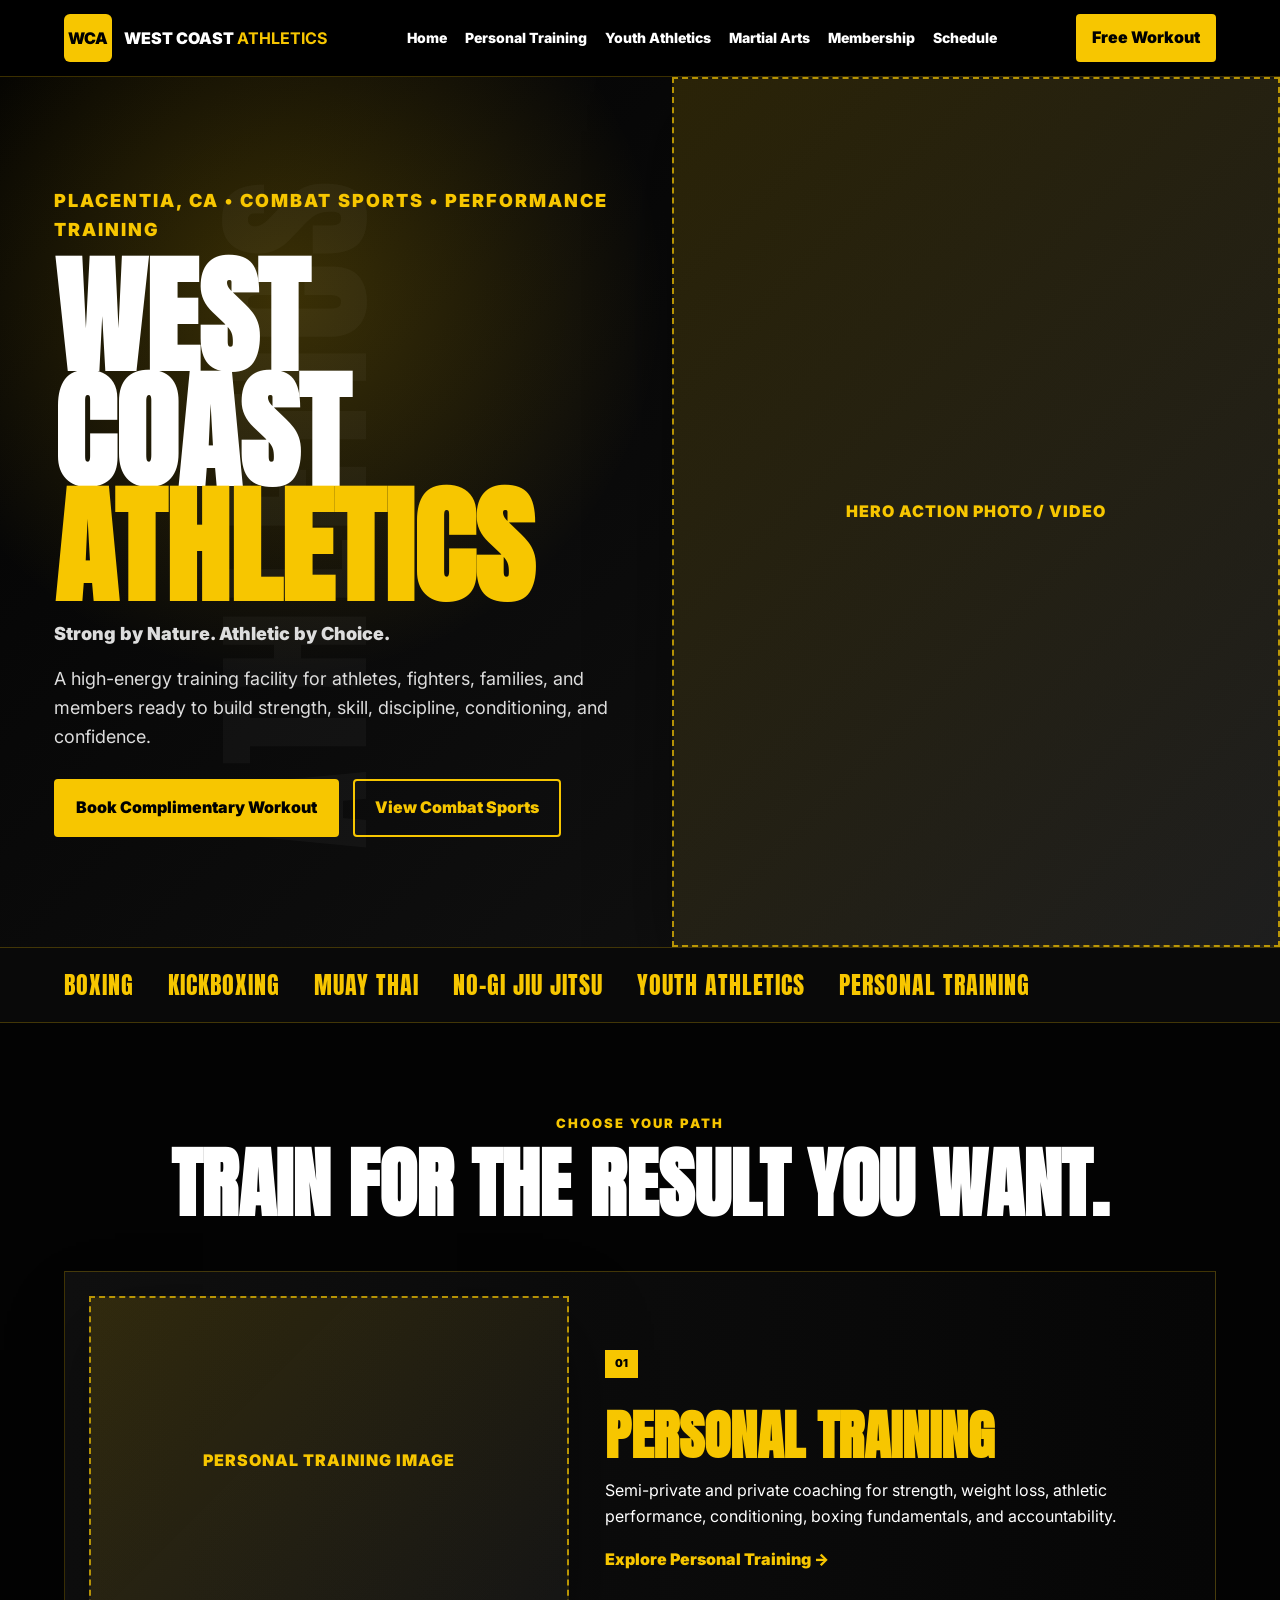
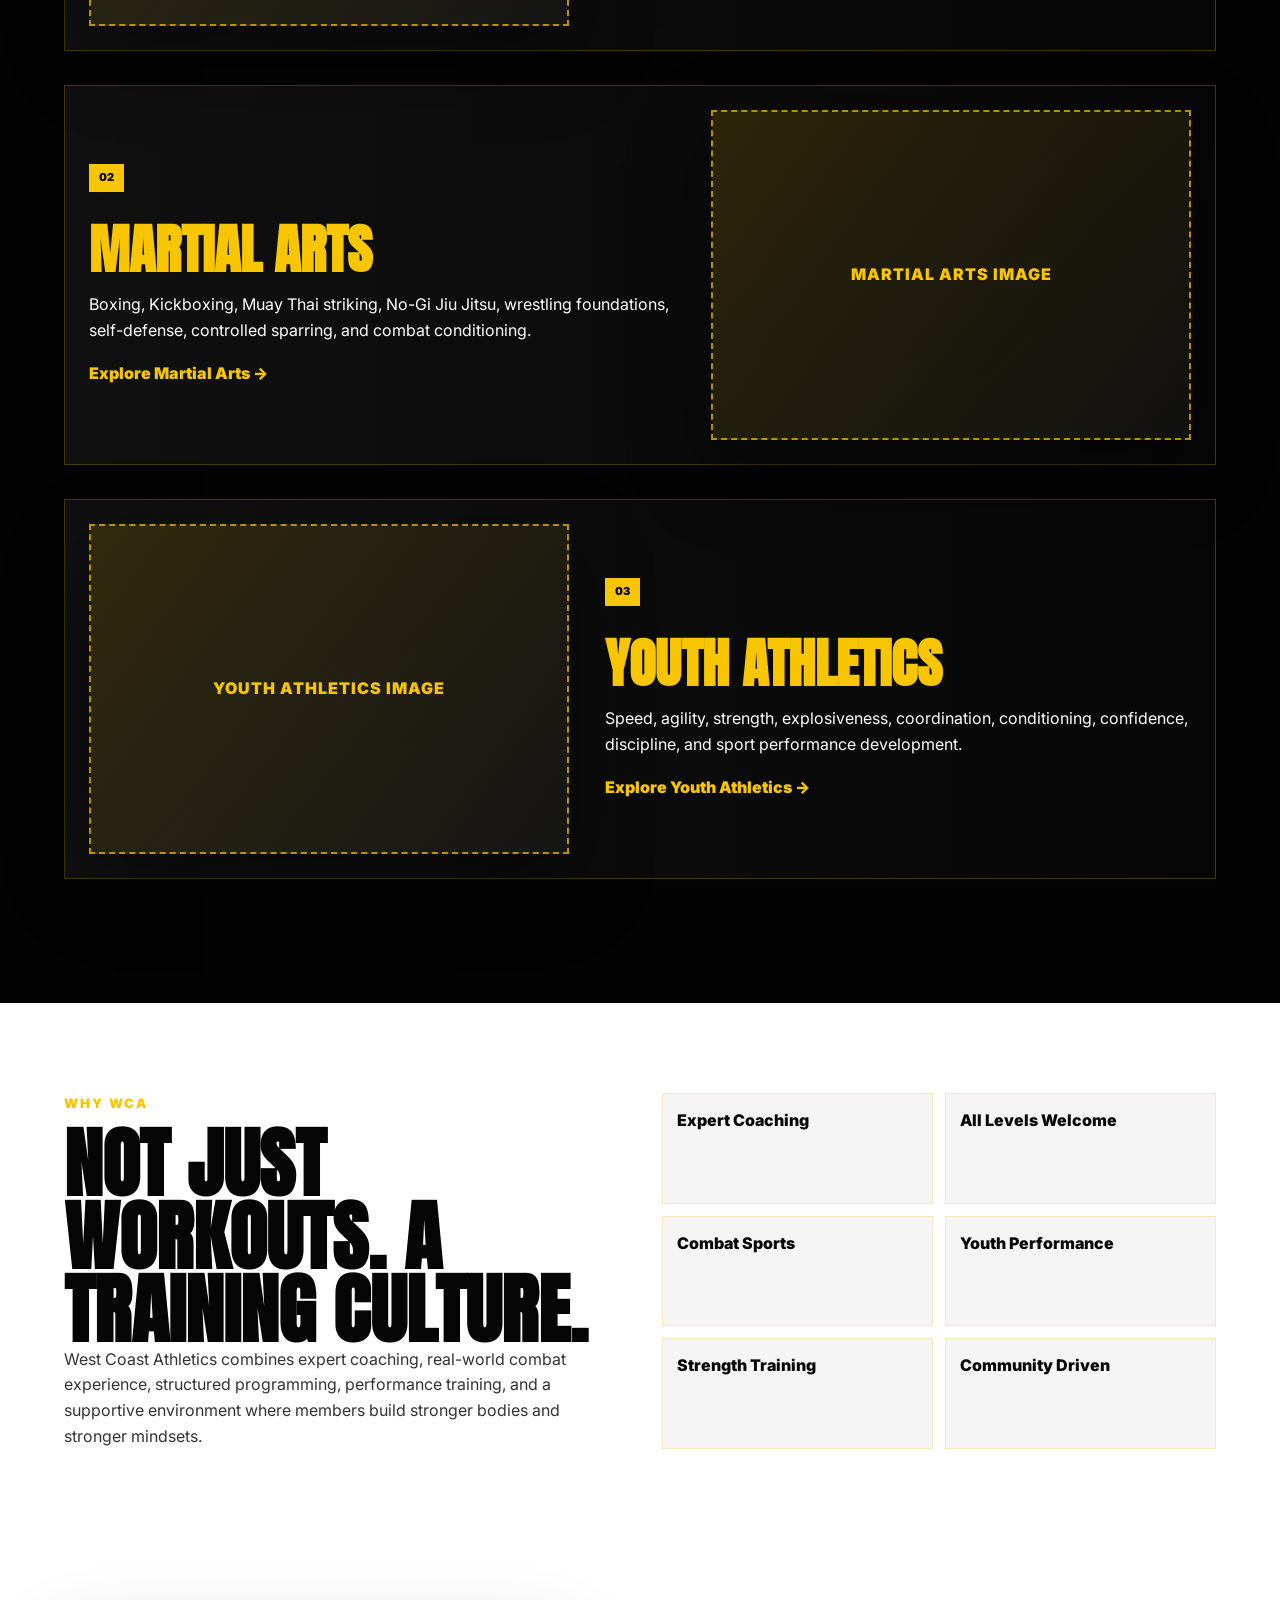
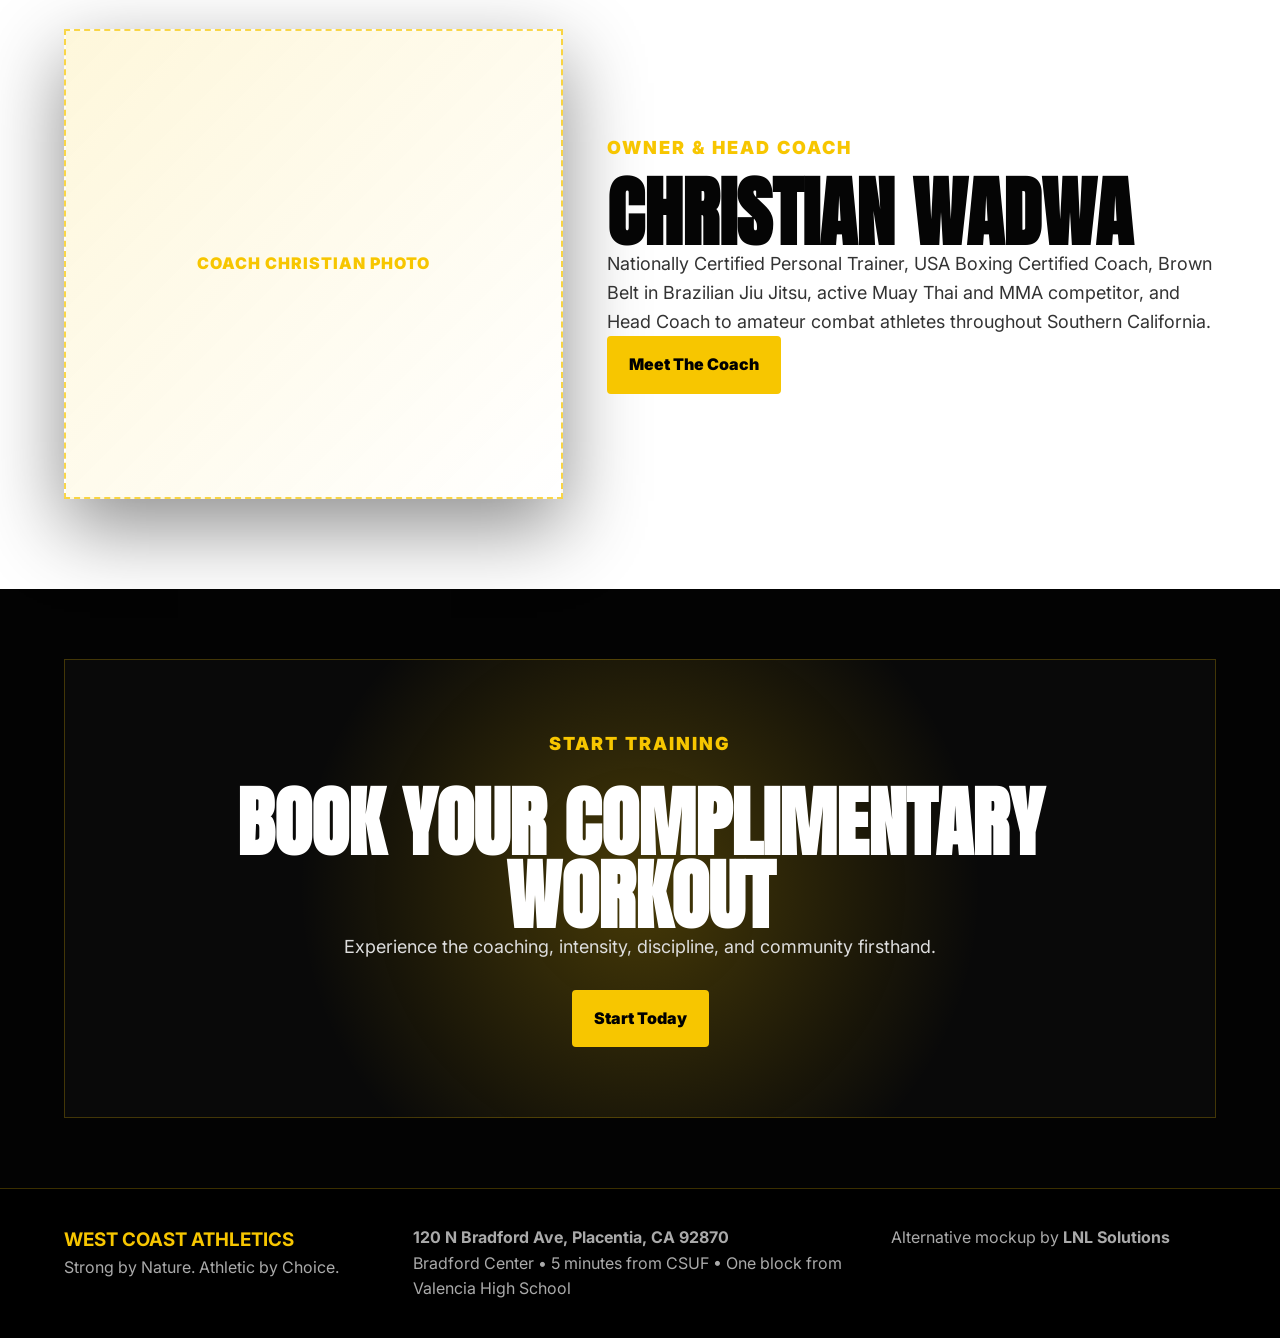
<file: index.html>
<!DOCTYPE html>
<html lang="en">
<head>
  <meta charset="UTF-8" />
  <meta name="viewport" content="width=device-width, initial-scale=1.0" />

  <title>West Coast Athletics | Athlete Culture, Boxing, Jiu Jitsu & Performance</title>
  <meta name="description" content="West Coast Athletics in Placentia CA offers personal training, boxing, kickboxing, Muay Thai, No-Gi Jiu Jitsu, youth athletics, sports performance, and strength coaching." />
  <meta name="keywords" content="West Coast Athletics, Placentia gym, boxing Placentia, Jiu Jitsu Placentia, kickboxing, Muay Thai, youth athletics Orange County, personal training" />
  <meta name="author" content="LNL Solutions" />

  <meta property="og:title" content="West Coast Athletics | Athlete Culture, Boxing, Jiu Jitsu & Performance" />
  <meta property="og:description" content="West Coast Athletics in Placentia CA offers personal training, boxing, kickboxing, Muay Thai, No-Gi Jiu Jitsu, youth athletics, sports performance, and strength coaching." />
  <meta property="og:type" content="website" />

  <link rel="preconnect" href="https://fonts.googleapis.com">
  <link rel="preconnect" href="https://fonts.gstatic.com" crossorigin>
  <link href="https://fonts.googleapis.com/css2?family=Anton&family=Inter:wght@400;500;600;700;800;900&display=swap" rel="stylesheet">
  <link rel="stylesheet" href="styles.css" />
</head>
<body>
<header class="fight-nav">
  <a class="brand" href="index.html">
    <span class="brand-box">WCA</span>
    <span>West Coast <b>Athletics</b></span>
  </a>

  <button class="nav-toggle" onclick="toggleMenu()">☰</button>

  <nav id="mainNav">
    <a href="index.html">Home</a>
    <a href="personal-training.html">Personal Training</a>
    <a href="youth-athletics.html">Youth Athletics</a>
    <a href="martial-arts.html">Martial Arts</a>
    <a href="membership.html">Membership</a>
    <a href="schedule-contact.html">Schedule</a>
  </nav>

  <a class="nav-button" href="schedule-contact.html#contact">Free Workout</a>
</header>
<main>
  <section class="poster-hero reveal">
    <div class="vertical-word">ATHLETICS</div>

    <div class="poster-copy">
      <p class="eyebrow">Placentia, CA • Combat Sports • Performance Training</p>
      <h1>West Coast<br><span>Athletics</span></h1>
      <p class="tagline">Strong by Nature. Athletic by Choice.</p>
      <p class="hero-text">
        A high-energy training facility for athletes, fighters, families, and members ready to build strength,
        skill, discipline, conditioning, and confidence.
      </p>

      <div class="button-row">
        <a class="btn gold" href="schedule-contact.html#contact">Book Complimentary Workout</a>
        <a class="btn dark" href="martial-arts.html">View Combat Sports</a>
      </div>
    </div>

    <div class="poster-media">HERO ACTION PHOTO / VIDEO</div>
  </section>

  <section class="marquee-strip">
    <span>BOXING</span>
    <span>KICKBOXING</span>
    <span>MUAY THAI</span>
    <span>NO-GI JIU JITSU</span>
    <span>YOUTH ATHLETICS</span>
    <span>PERSONAL TRAINING</span>
  </section>

  <section class="campaign-section reveal">
    <div class="section-title">
      <p class="eyebrow">Choose Your Path</p>
      <h2>Train For The Result You Want.</h2>
    </div>

    <div class="campaign-row">
      <div class="campaign-media">PERSONAL TRAINING IMAGE</div>
      <div class="campaign-copy">
        <span>01</span>
        <h3>Personal Training</h3>
        <p>Semi-private and private coaching for strength, weight loss, athletic performance, conditioning, boxing fundamentals, and accountability.</p>
        <a href="personal-training.html">Explore Personal Training →</a>
      </div>
    </div>

    <div class="campaign-row reverse">
      <div class="campaign-media">MARTIAL ARTS IMAGE</div>
      <div class="campaign-copy">
        <span>02</span>
        <h3>Martial Arts</h3>
        <p>Boxing, Kickboxing, Muay Thai striking, No-Gi Jiu Jitsu, wrestling foundations, self-defense, controlled sparring, and combat conditioning.</p>
        <a href="martial-arts.html">Explore Martial Arts →</a>
      </div>
    </div>

    <div class="campaign-row">
      <div class="campaign-media">YOUTH ATHLETICS IMAGE</div>
      <div class="campaign-copy">
        <span>03</span>
        <h3>Youth Athletics</h3>
        <p>Speed, agility, strength, explosiveness, coordination, conditioning, confidence, discipline, and sport performance development.</p>
        <a href="youth-athletics.html">Explore Youth Athletics →</a>
      </div>
    </div>
  </section>

  <section class="culture-block reveal">
    <div>
      <p class="eyebrow">Why WCA</p>
      <h2>Not Just Workouts. A Training Culture.</h2>
      <p>
        West Coast Athletics combines expert coaching, real-world combat experience, structured programming,
        performance training, and a supportive environment where members build stronger bodies and stronger mindsets.
      </p>
    </div>

    <div class="culture-grid">
      <span>Expert Coaching</span>
      <span>All Levels Welcome</span>
      <span>Combat Sports</span>
      <span>Youth Performance</span>
      <span>Strength Training</span>
      <span>Community Driven</span>
    </div>
  </section>

  <section class="coach-poster reveal">
    <div class="coach-image">COACH CHRISTIAN PHOTO</div>
    <div>
      <p class="eyebrow">Owner & Head Coach</p>
      <h2>Christian Wadwa</h2>
      <p>
        Nationally Certified Personal Trainer, USA Boxing Certified Coach, Brown Belt in Brazilian Jiu Jitsu,
        active Muay Thai and MMA competitor, and Head Coach to amateur combat athletes throughout Southern California.
      </p>
      <a class="btn gold" href="schedule-contact.html#about">Meet The Coach</a>
    </div>
  </section>

  <section class="final-cta reveal">
    <p class="eyebrow">Start Training</p>
    <h2>Book Your Complimentary Workout</h2>
    <p>Experience the coaching, intensity, discipline, and community firsthand.</p>
    <a class="btn gold" href="schedule-contact.html#contact">Start Today</a>
  </section>
</main>
<footer class="footer">
  <div>
    <h3>West Coast Athletics</h3>
    <p>Strong by Nature. Athletic by Choice.</p>
  </div>

  <div>
    <p><strong>120 N Bradford Ave, Placentia, CA 92870</strong></p>
    <p>Bradford Center • 5 minutes from CSUF • One block from Valencia High School</p>
  </div>

  <div>
    <p>Alternative mockup by <strong>LNL Solutions</strong></p>
  </div>
</footer>

<a class="sticky-cta" href="schedule-contact.html#contact">Book Free Workout</a>
<script src="script.js"></script>
</body>
</html>
</file>
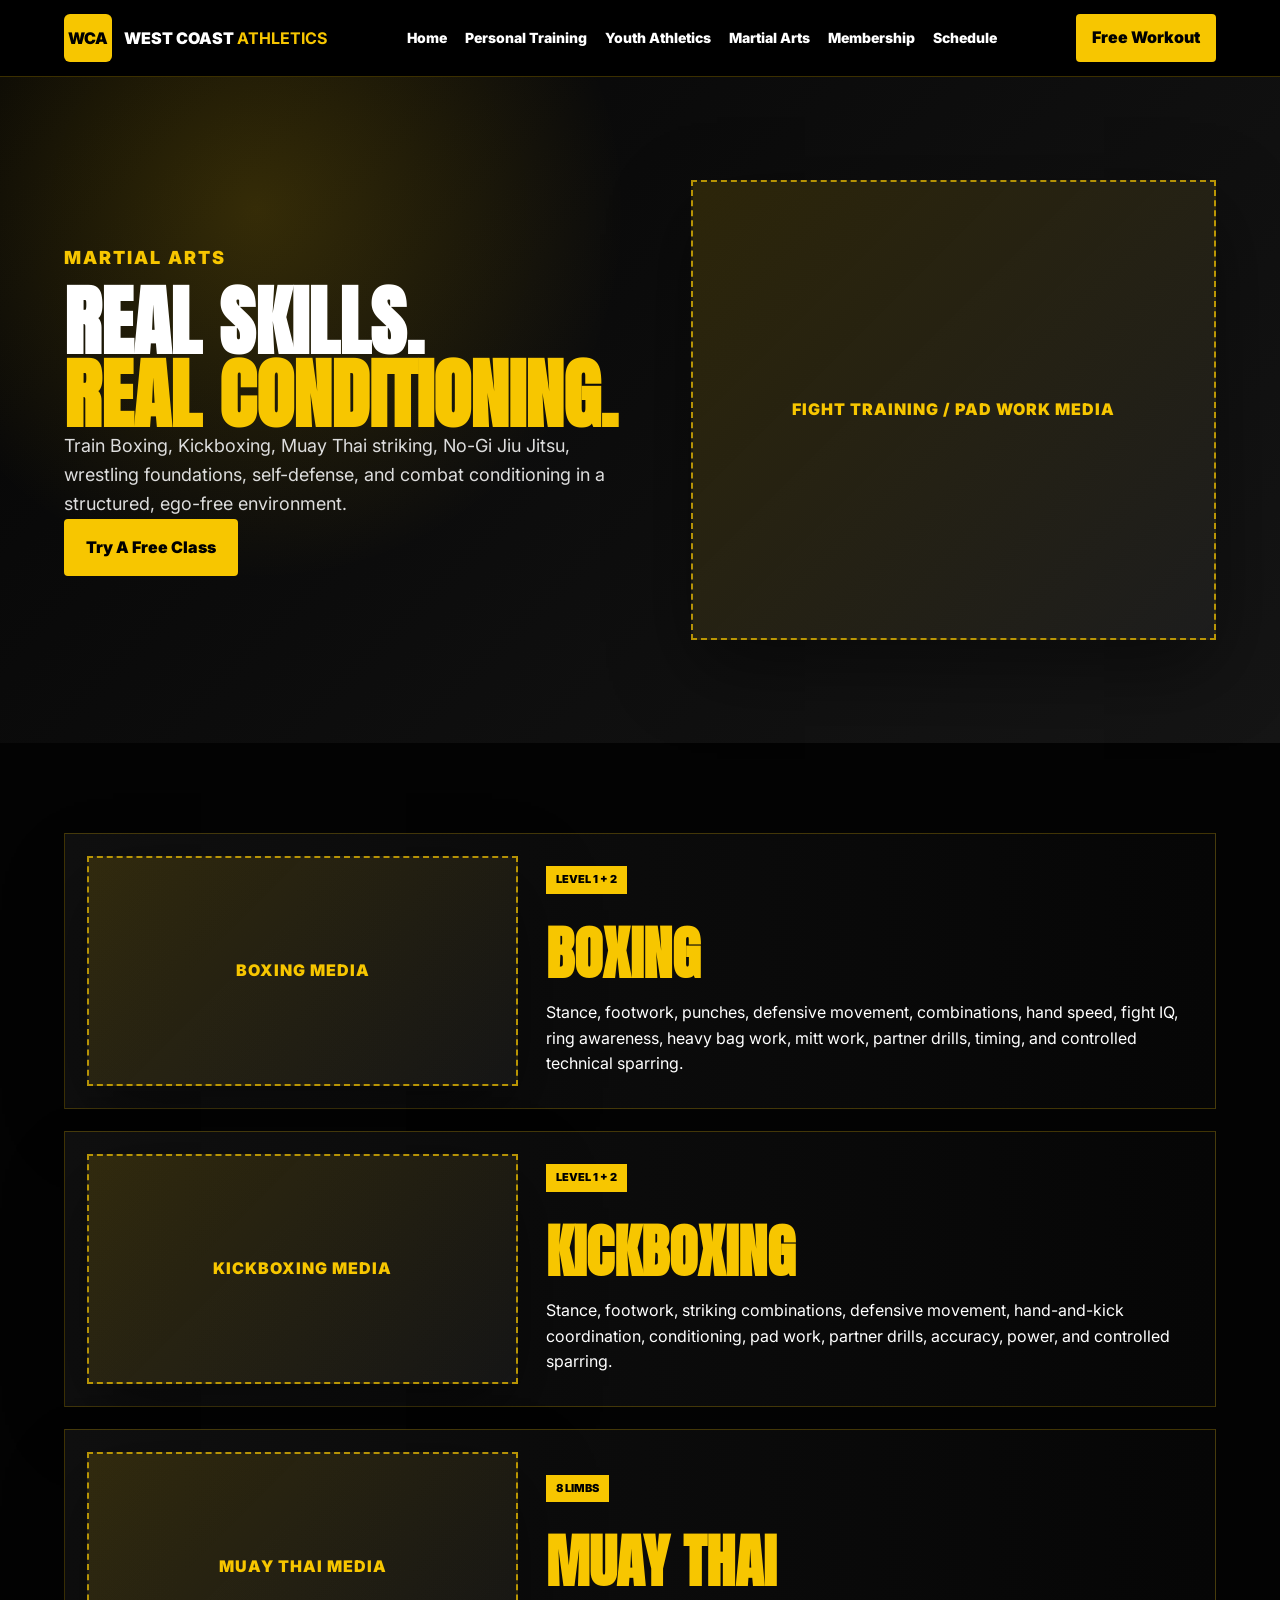
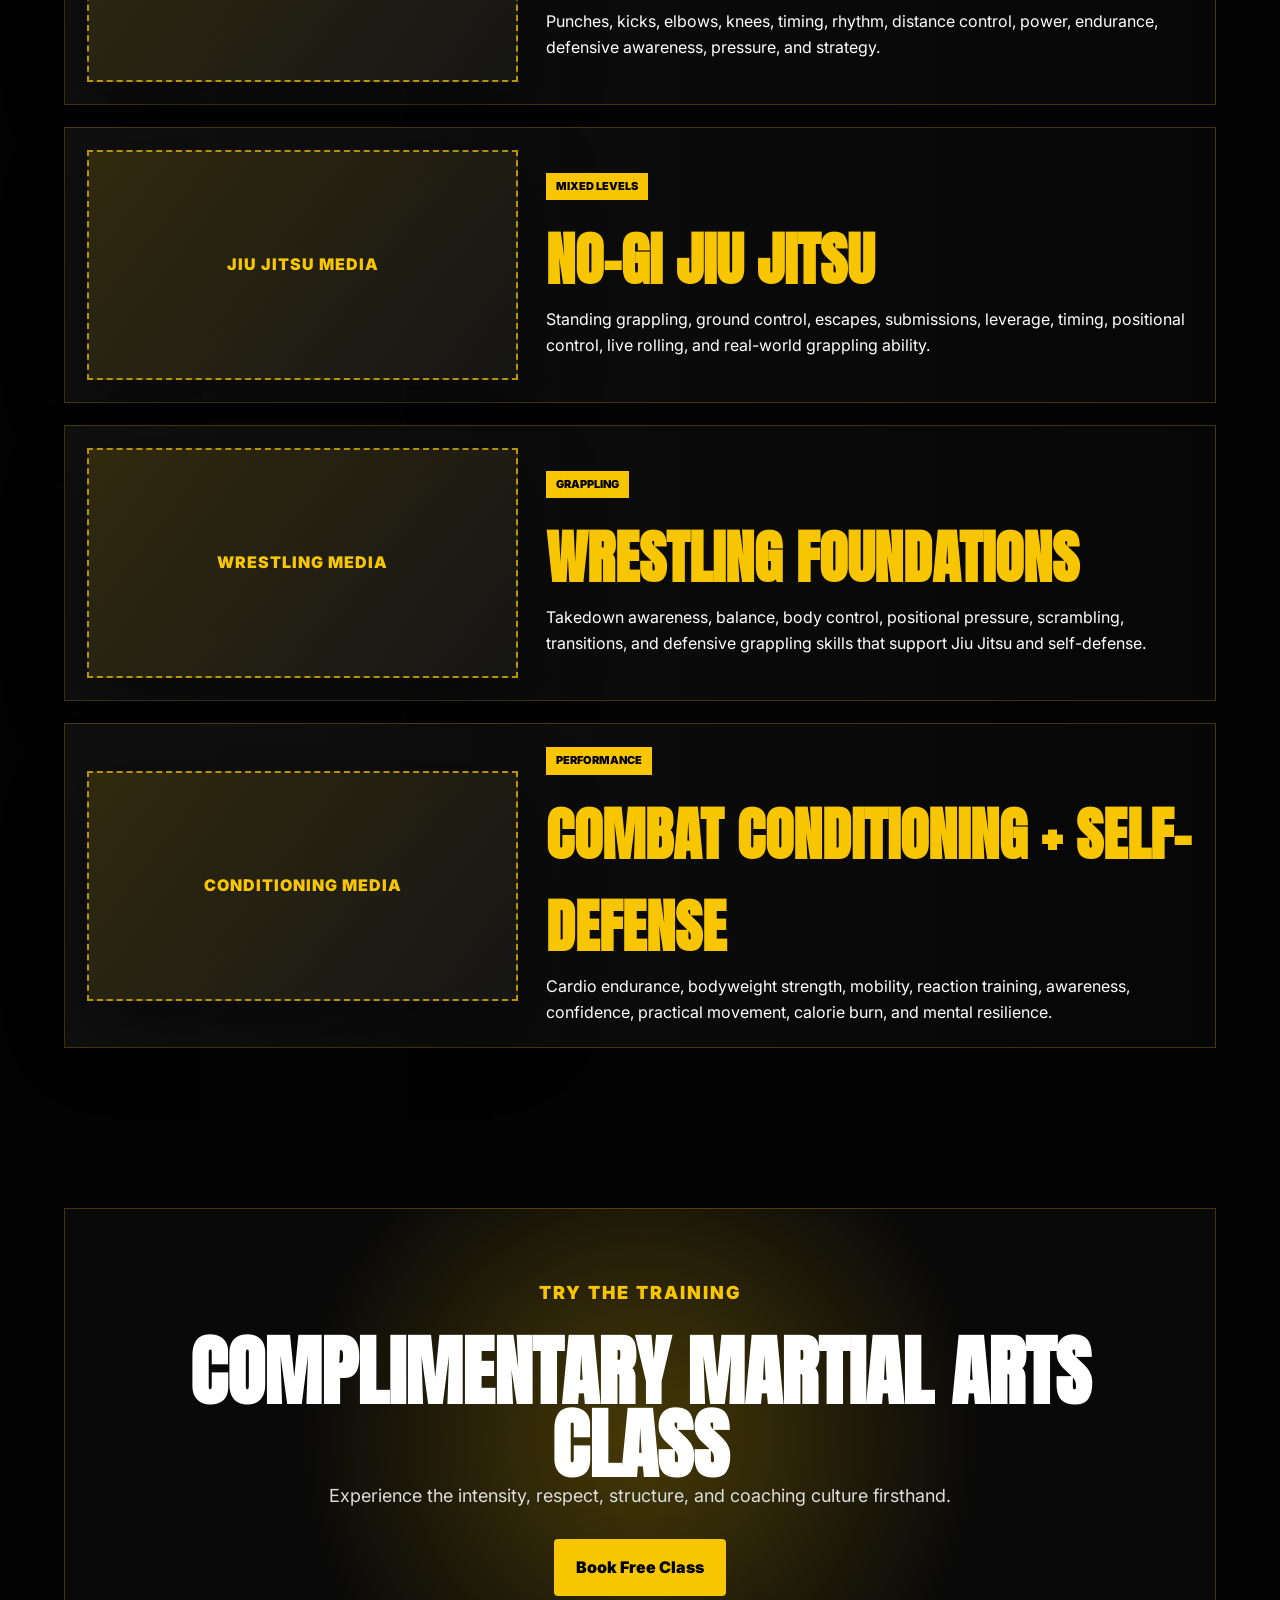
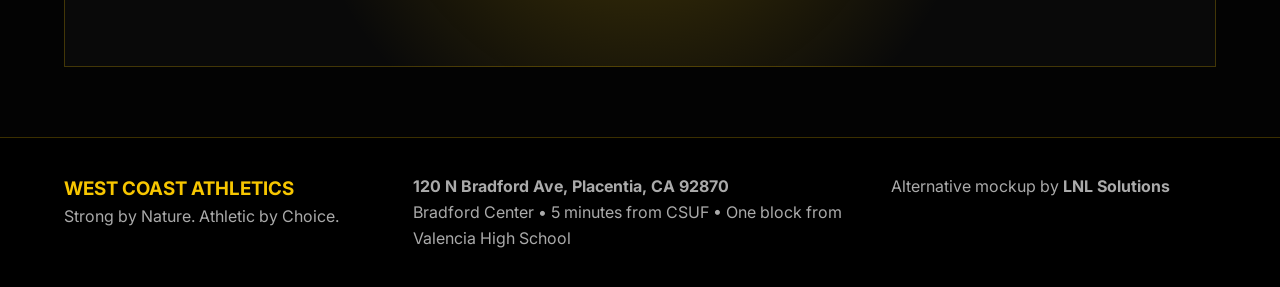
<file: martial-arts.html>
<!DOCTYPE html>
<html lang="en">
<head>
  <meta charset="UTF-8" />
  <meta name="viewport" content="width=device-width, initial-scale=1.0" />

  <title>West Coast Athletics | Boxing, Kickboxing, Muay Thai & Jiu Jitsu</title>
  <meta name="description" content="Martial arts training in Placentia CA including Boxing Level 1 and 2, Kickboxing Level 1 and 2, Muay Thai, No-Gi Jiu Jitsu, wrestling foundations, self-defense, and combat conditioning." />
  <meta name="keywords" content="boxing Placentia, kickboxing Placentia, Muay Thai, No-Gi Jiu Jitsu, wrestling foundations, combat conditioning" />
  <meta name="author" content="LNL Solutions" />

  <meta property="og:title" content="West Coast Athletics | Boxing, Kickboxing, Muay Thai & Jiu Jitsu" />
  <meta property="og:description" content="Martial arts training in Placentia CA including Boxing Level 1 and 2, Kickboxing Level 1 and 2, Muay Thai, No-Gi Jiu Jitsu, wrestling foundations, self-defense, and combat conditioning." />
  <meta property="og:type" content="website" />

  <link rel="preconnect" href="https://fonts.googleapis.com">
  <link rel="preconnect" href="https://fonts.gstatic.com" crossorigin>
  <link href="https://fonts.googleapis.com/css2?family=Anton&family=Inter:wght@400;500;600;700;800;900&display=swap" rel="stylesheet">
  <link rel="stylesheet" href="styles.css" />
</head>
<body>
<header class="fight-nav">
  <a class="brand" href="index.html">
    <span class="brand-box">WCA</span>
    <span>West Coast <b>Athletics</b></span>
  </a>

  <button class="nav-toggle" onclick="toggleMenu()">☰</button>

  <nav id="mainNav">
    <a href="index.html">Home</a>
    <a href="personal-training.html">Personal Training</a>
    <a href="youth-athletics.html">Youth Athletics</a>
    <a href="martial-arts.html">Martial Arts</a>
    <a href="membership.html">Membership</a>
    <a href="schedule-contact.html">Schedule</a>
  </nav>

  <a class="nav-button" href="schedule-contact.html#contact">Free Workout</a>
</header>
<main>
  <section class="inner-hero fight-hero reveal">
    <div>
      <p class="eyebrow">Martial Arts</p>
      <h1>Real Skills.<br><span>Real Conditioning.</span></h1>
      <p>Train Boxing, Kickboxing, Muay Thai striking, No-Gi Jiu Jitsu, wrestling foundations, self-defense, and combat conditioning in a structured, ego-free environment.</p>
      <a class="btn gold" href="schedule-contact.html#contact">Try A Free Class</a>
    </div>
    <div class="inner-media">FIGHT TRAINING / PAD WORK MEDIA</div>
  </section>

  <section class="fight-list reveal">
    <article><div>BOXING MEDIA</div><section><span>Level 1 + 2</span><h2>Boxing</h2><p>Stance, footwork, punches, defensive movement, combinations, hand speed, fight IQ, ring awareness, heavy bag work, mitt work, partner drills, timing, and controlled technical sparring.</p></section></article>
    <article><div>KICKBOXING MEDIA</div><section><span>Level 1 + 2</span><h2>Kickboxing</h2><p>Stance, footwork, striking combinations, defensive movement, hand-and-kick coordination, conditioning, pad work, partner drills, accuracy, power, and controlled sparring.</p></section></article>
    <article><div>MUAY THAI MEDIA</div><section><span>8 Limbs</span><h2>Muay Thai</h2><p>Punches, kicks, elbows, knees, timing, rhythm, distance control, power, endurance, defensive awareness, pressure, and strategy.</p></section></article>
    <article><div>JIU JITSU MEDIA</div><section><span>Mixed Levels</span><h2>No-Gi Jiu Jitsu</h2><p>Standing grappling, ground control, escapes, submissions, leverage, timing, positional control, live rolling, and real-world grappling ability.</p></section></article>
    <article><div>WRESTLING MEDIA</div><section><span>Grappling</span><h2>Wrestling Foundations</h2><p>Takedown awareness, balance, body control, positional pressure, scrambling, transitions, and defensive grappling skills that support Jiu Jitsu and self-defense.</p></section></article>
    <article><div>CONDITIONING MEDIA</div><section><span>Performance</span><h2>Combat Conditioning + Self-Defense</h2><p>Cardio endurance, bodyweight strength, mobility, reaction training, awareness, confidence, practical movement, calorie burn, and mental resilience.</p></section></article>
  </section>

  <section class="final-cta reveal">
    <p class="eyebrow">Try The Training</p>
    <h2>Complimentary Martial Arts Class</h2>
    <p>Experience the intensity, respect, structure, and coaching culture firsthand.</p>
    <a class="btn gold" href="schedule-contact.html#contact">Book Free Class</a>
  </section>
</main>
<footer class="footer">
  <div>
    <h3>West Coast Athletics</h3>
    <p>Strong by Nature. Athletic by Choice.</p>
  </div>

  <div>
    <p><strong>120 N Bradford Ave, Placentia, CA 92870</strong></p>
    <p>Bradford Center • 5 minutes from CSUF • One block from Valencia High School</p>
  </div>

  <div>
    <p>Alternative mockup by <strong>LNL Solutions</strong></p>
  </div>
</footer>

<a class="sticky-cta" href="schedule-contact.html#contact">Book Free Workout</a>
<script src="script.js"></script>
</body>
</html>
</file>
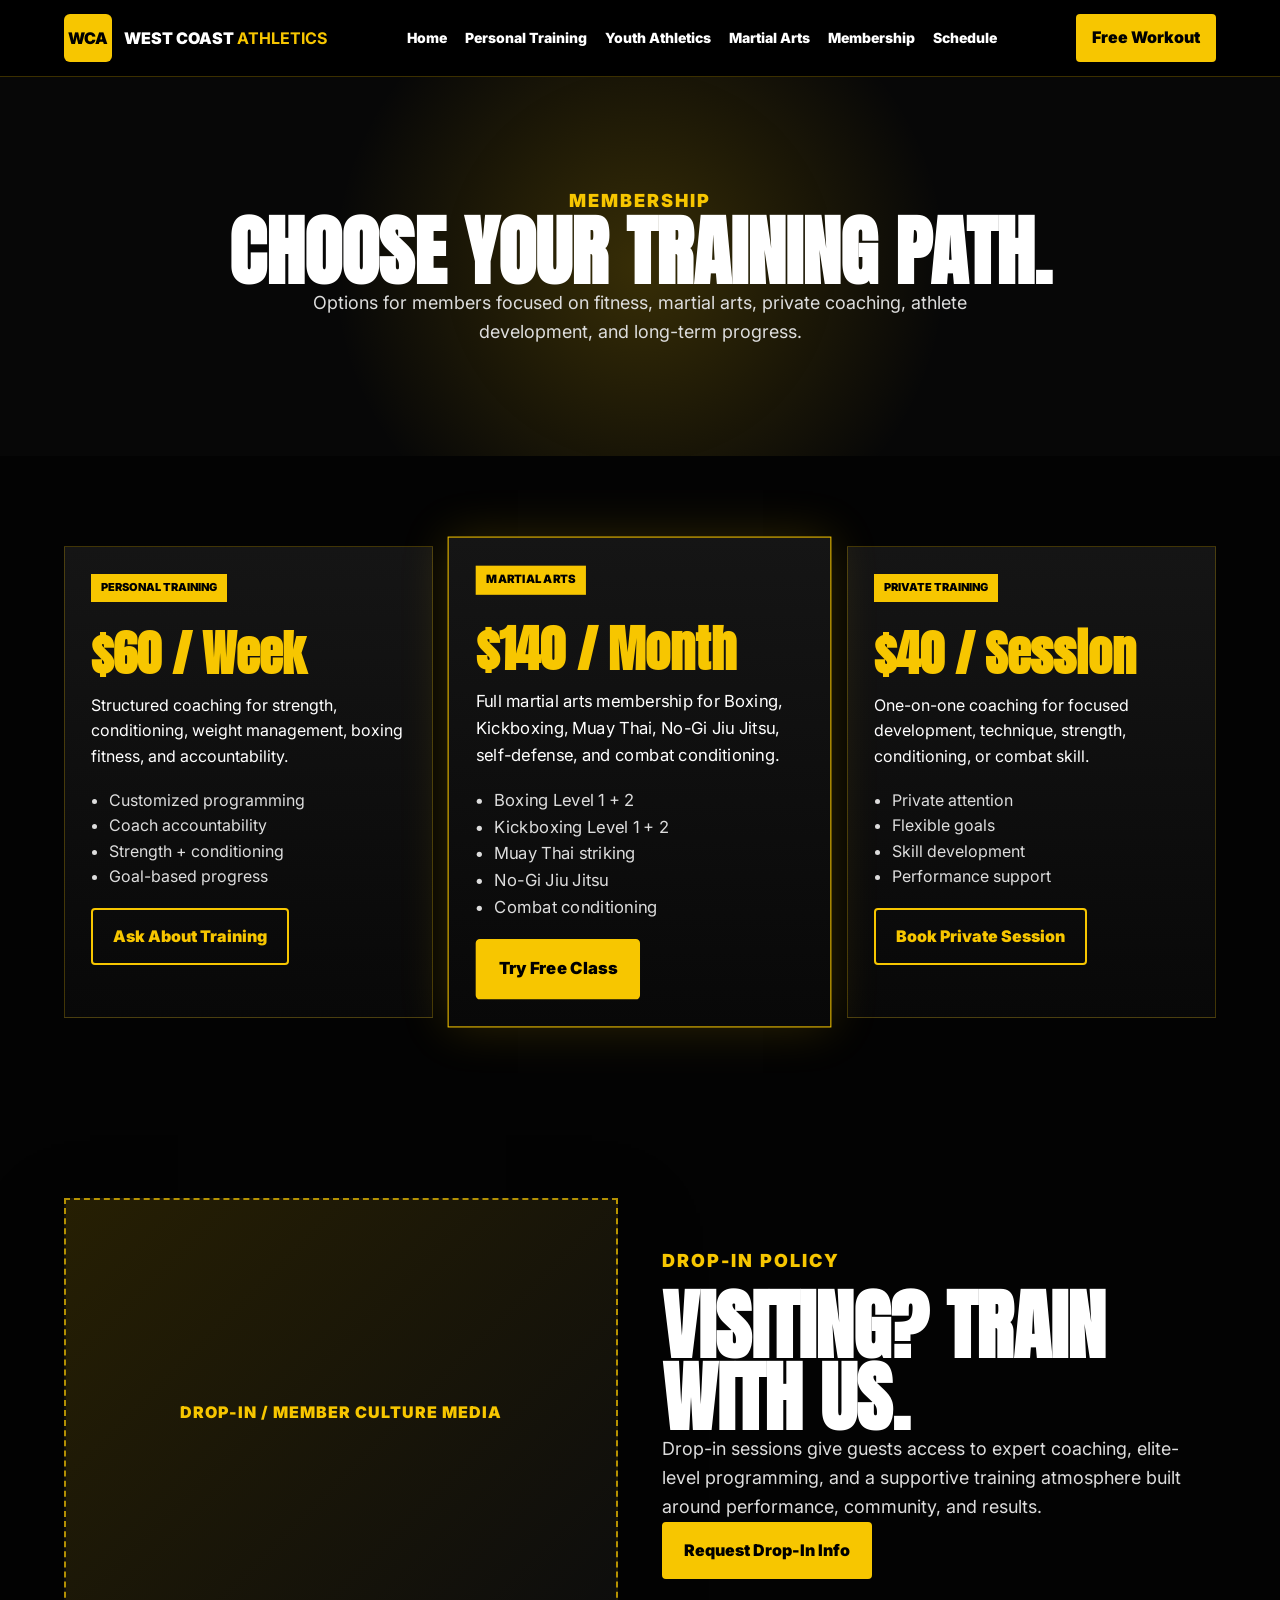
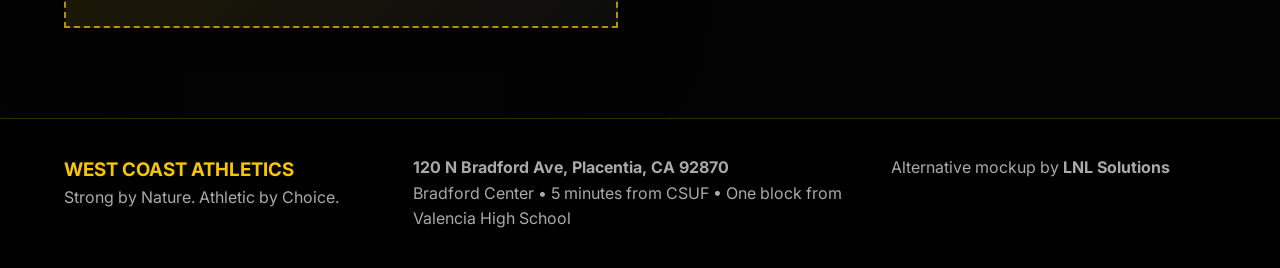
<file: membership.html>
<!DOCTYPE html>
<html lang="en">
<head>
  <meta charset="UTF-8" />
  <meta name="viewport" content="width=device-width, initial-scale=1.0" />

  <title>West Coast Athletics | Memberships, Personal Training & Martial Arts</title>
  <meta name="description" content="Explore West Coast Athletics memberships including personal training, martial arts membership, private training, and drop-in options in Placentia CA." />
  <meta name="keywords" content="gym membership Placentia, martial arts membership, personal training membership, private training, drop in training" />
  <meta name="author" content="LNL Solutions" />

  <meta property="og:title" content="West Coast Athletics | Memberships, Personal Training & Martial Arts" />
  <meta property="og:description" content="Explore West Coast Athletics memberships including personal training, martial arts membership, private training, and drop-in options in Placentia CA." />
  <meta property="og:type" content="website" />

  <link rel="preconnect" href="https://fonts.googleapis.com">
  <link rel="preconnect" href="https://fonts.gstatic.com" crossorigin>
  <link href="https://fonts.googleapis.com/css2?family=Anton&family=Inter:wght@400;500;600;700;800;900&display=swap" rel="stylesheet">
  <link rel="stylesheet" href="styles.css" />
</head>
<body>
<header class="fight-nav">
  <a class="brand" href="index.html">
    <span class="brand-box">WCA</span>
    <span>West Coast <b>Athletics</b></span>
  </a>

  <button class="nav-toggle" onclick="toggleMenu()">☰</button>

  <nav id="mainNav">
    <a href="index.html">Home</a>
    <a href="personal-training.html">Personal Training</a>
    <a href="youth-athletics.html">Youth Athletics</a>
    <a href="martial-arts.html">Martial Arts</a>
    <a href="membership.html">Membership</a>
    <a href="schedule-contact.html">Schedule</a>
  </nav>

  <a class="nav-button" href="schedule-contact.html#contact">Free Workout</a>
</header>
<main>
  <section class="membership-hero reveal">
    <p class="eyebrow">Membership</p>
    <h1>Choose Your Training Path.</h1>
    <p>Options for members focused on fitness, martial arts, private coaching, athlete development, and long-term progress.</p>
  </section>

  <section class="membership-paths reveal">
    <article>
      <span>Personal Training</span>
      <h2>$60 / Week</h2>
      <p>Structured coaching for strength, conditioning, weight management, boxing fitness, and accountability.</p>
      <ul><li>Customized programming</li><li>Coach accountability</li><li>Strength + conditioning</li><li>Goal-based progress</li></ul>
      <a class="btn dark" href="schedule-contact.html#contact">Ask About Training</a>
    </article>

    <article class="highlight">
      <span>Martial Arts</span>
      <h2>$140 / Month</h2>
      <p>Full martial arts membership for Boxing, Kickboxing, Muay Thai, No-Gi Jiu Jitsu, self-defense, and combat conditioning.</p>
      <ul><li>Boxing Level 1 + 2</li><li>Kickboxing Level 1 + 2</li><li>Muay Thai striking</li><li>No-Gi Jiu Jitsu</li><li>Combat conditioning</li></ul>
      <a class="btn gold" href="schedule-contact.html#contact">Try Free Class</a>
    </article>

    <article>
      <span>Private Training</span>
      <h2>$40 / Session</h2>
      <p>One-on-one coaching for focused development, technique, strength, conditioning, or combat skill.</p>
      <ul><li>Private attention</li><li>Flexible goals</li><li>Skill development</li><li>Performance support</li></ul>
      <a class="btn dark" href="schedule-contact.html#contact">Book Private Session</a>
    </article>
  </section>

  <section class="split-poster reveal">
    <div class="poster-placeholder">DROP-IN / MEMBER CULTURE MEDIA</div>
    <div>
      <p class="eyebrow">Drop-In Policy</p>
      <h2>Visiting? Train With Us.</h2>
      <p>Drop-in sessions give guests access to expert coaching, elite-level programming, and a supportive training atmosphere built around performance, community, and results.</p>
      <a class="btn gold" href="schedule-contact.html#contact">Request Drop-In Info</a>
    </div>
  </section>
</main>
<footer class="footer">
  <div>
    <h3>West Coast Athletics</h3>
    <p>Strong by Nature. Athletic by Choice.</p>
  </div>

  <div>
    <p><strong>120 N Bradford Ave, Placentia, CA 92870</strong></p>
    <p>Bradford Center • 5 minutes from CSUF • One block from Valencia High School</p>
  </div>

  <div>
    <p>Alternative mockup by <strong>LNL Solutions</strong></p>
  </div>
</footer>

<a class="sticky-cta" href="schedule-contact.html#contact">Book Free Workout</a>
<script src="script.js"></script>
</body>
</html>
</file>
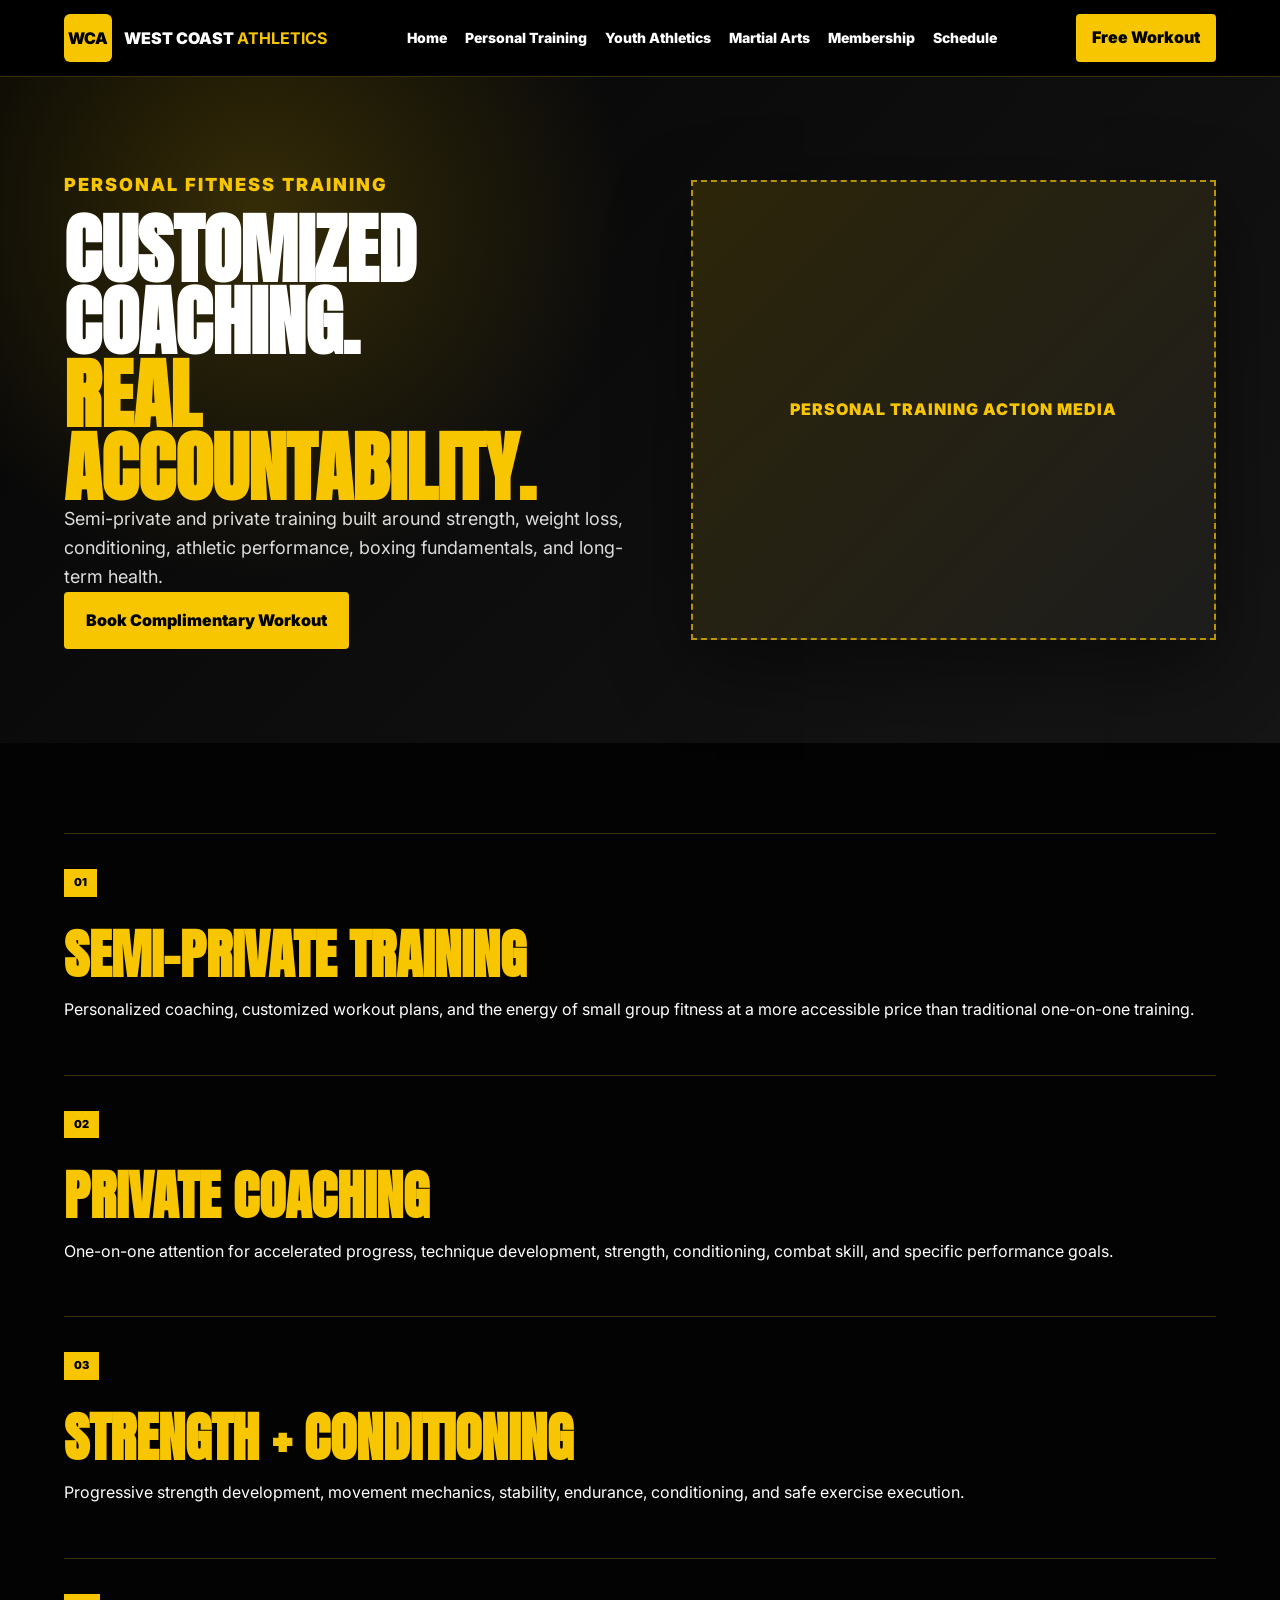
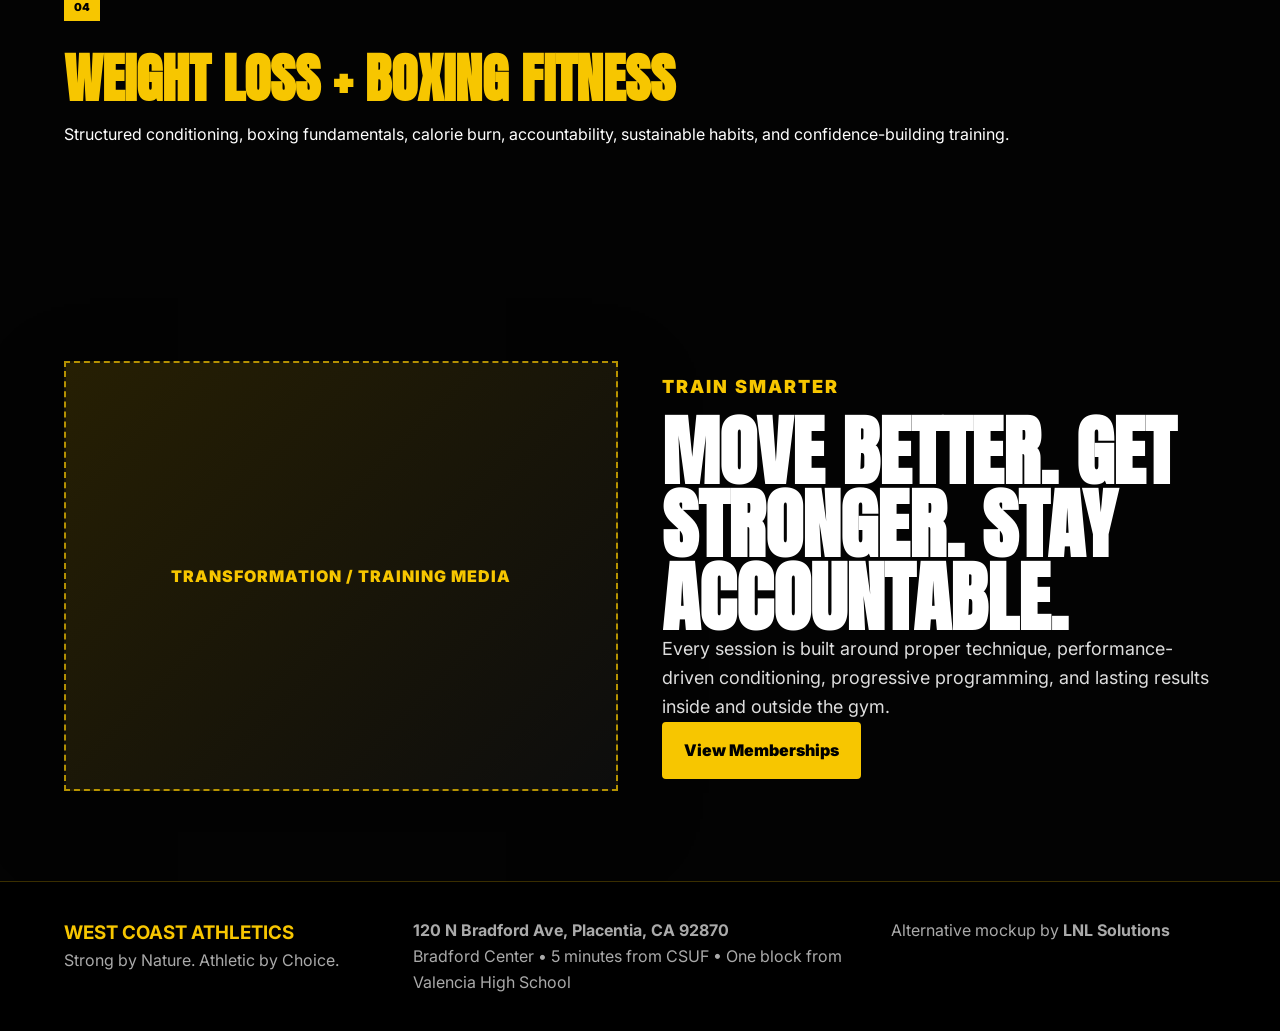
<file: personal-training.html>
<!DOCTYPE html>
<html lang="en">
<head>
  <meta charset="UTF-8" />
  <meta name="viewport" content="width=device-width, initial-scale=1.0" />

  <title>West Coast Athletics | Personal Training in Placentia CA</title>
  <meta name="description" content="Semi-private and private personal training in Placentia CA for strength, weight loss, conditioning, boxing fitness, accountability, and athletic performance." />
  <meta name="keywords" content="personal training Placentia, semi-private training, private training, strength coaching, weight loss, boxing fitness" />
  <meta name="author" content="LNL Solutions" />

  <meta property="og:title" content="West Coast Athletics | Personal Training in Placentia CA" />
  <meta property="og:description" content="Semi-private and private personal training in Placentia CA for strength, weight loss, conditioning, boxing fitness, accountability, and athletic performance." />
  <meta property="og:type" content="website" />

  <link rel="preconnect" href="https://fonts.googleapis.com">
  <link rel="preconnect" href="https://fonts.gstatic.com" crossorigin>
  <link href="https://fonts.googleapis.com/css2?family=Anton&family=Inter:wght@400;500;600;700;800;900&display=swap" rel="stylesheet">
  <link rel="stylesheet" href="styles.css" />
</head>
<body>
<header class="fight-nav">
  <a class="brand" href="index.html">
    <span class="brand-box">WCA</span>
    <span>West Coast <b>Athletics</b></span>
  </a>

  <button class="nav-toggle" onclick="toggleMenu()">☰</button>

  <nav id="mainNav">
    <a href="index.html">Home</a>
    <a href="personal-training.html">Personal Training</a>
    <a href="youth-athletics.html">Youth Athletics</a>
    <a href="martial-arts.html">Martial Arts</a>
    <a href="membership.html">Membership</a>
    <a href="schedule-contact.html">Schedule</a>
  </nav>

  <a class="nav-button" href="schedule-contact.html#contact">Free Workout</a>
</header>
<main>
  <section class="inner-hero reveal">
    <div>
      <p class="eyebrow">Personal Fitness Training</p>
      <h1>Customized Coaching.<br><span>Real Accountability.</span></h1>
      <p>Semi-private and private training built around strength, weight loss, conditioning, athletic performance, boxing fundamentals, and long-term health.</p>
      <a class="btn gold" href="schedule-contact.html#contact">Book Complimentary Workout</a>
    </div>
    <div class="inner-media">PERSONAL TRAINING ACTION MEDIA</div>
  </section>

  <section class="stacked-details reveal">
    <article><span>01</span><h2>Semi-Private Training</h2><p>Personalized coaching, customized workout plans, and the energy of small group fitness at a more accessible price than traditional one-on-one training.</p></article>
    <article><span>02</span><h2>Private Coaching</h2><p>One-on-one attention for accelerated progress, technique development, strength, conditioning, combat skill, and specific performance goals.</p></article>
    <article><span>03</span><h2>Strength + Conditioning</h2><p>Progressive strength development, movement mechanics, stability, endurance, conditioning, and safe exercise execution.</p></article>
    <article><span>04</span><h2>Weight Loss + Boxing Fitness</h2><p>Structured conditioning, boxing fundamentals, calorie burn, accountability, sustainable habits, and confidence-building training.</p></article>
  </section>

  <section class="split-poster reveal">
    <div class="poster-placeholder">TRANSFORMATION / TRAINING MEDIA</div>
    <div>
      <p class="eyebrow">Train Smarter</p>
      <h2>Move Better. Get Stronger. Stay Accountable.</h2>
      <p>Every session is built around proper technique, performance-driven conditioning, progressive programming, and lasting results inside and outside the gym.</p>
      <a class="btn gold" href="membership.html">View Memberships</a>
    </div>
  </section>
</main>
<footer class="footer">
  <div>
    <h3>West Coast Athletics</h3>
    <p>Strong by Nature. Athletic by Choice.</p>
  </div>

  <div>
    <p><strong>120 N Bradford Ave, Placentia, CA 92870</strong></p>
    <p>Bradford Center • 5 minutes from CSUF • One block from Valencia High School</p>
  </div>

  <div>
    <p>Alternative mockup by <strong>LNL Solutions</strong></p>
  </div>
</footer>

<a class="sticky-cta" href="schedule-contact.html#contact">Book Free Workout</a>
<script src="script.js"></script>
</body>
</html>
</file>
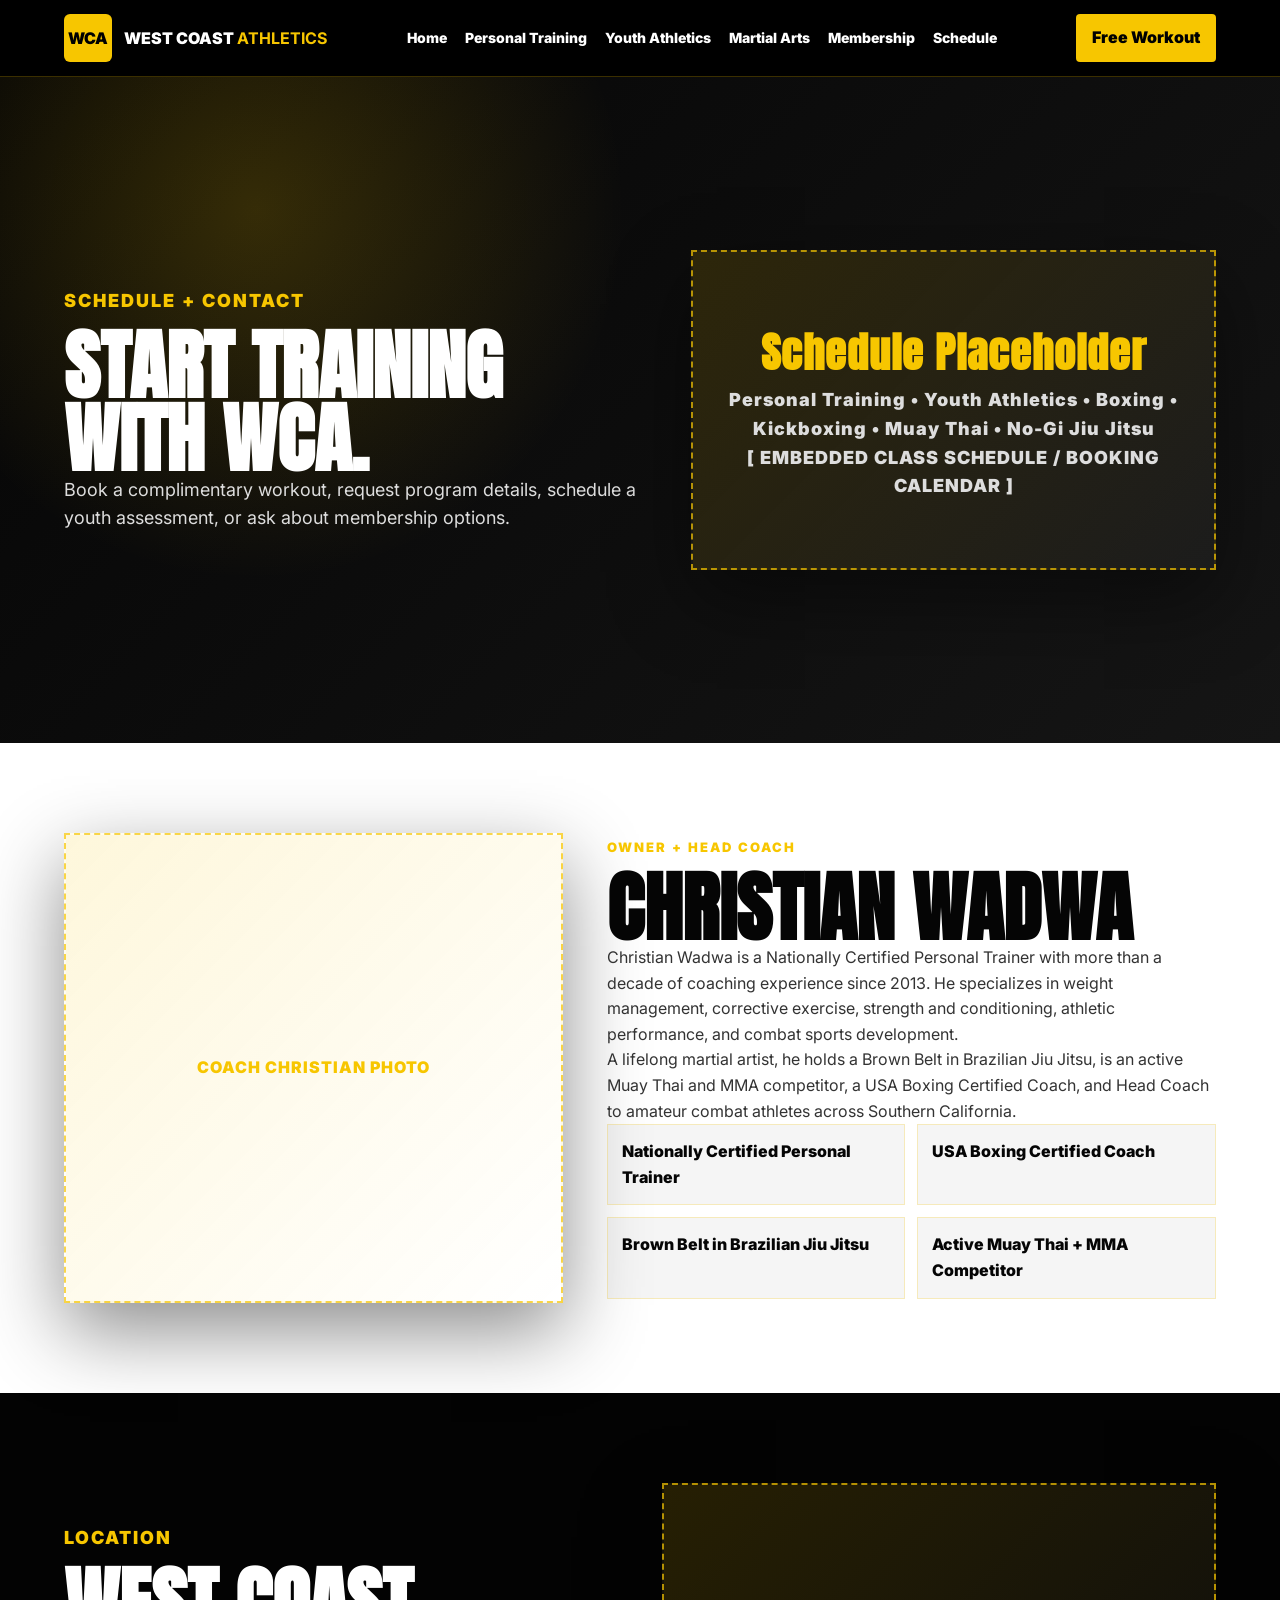
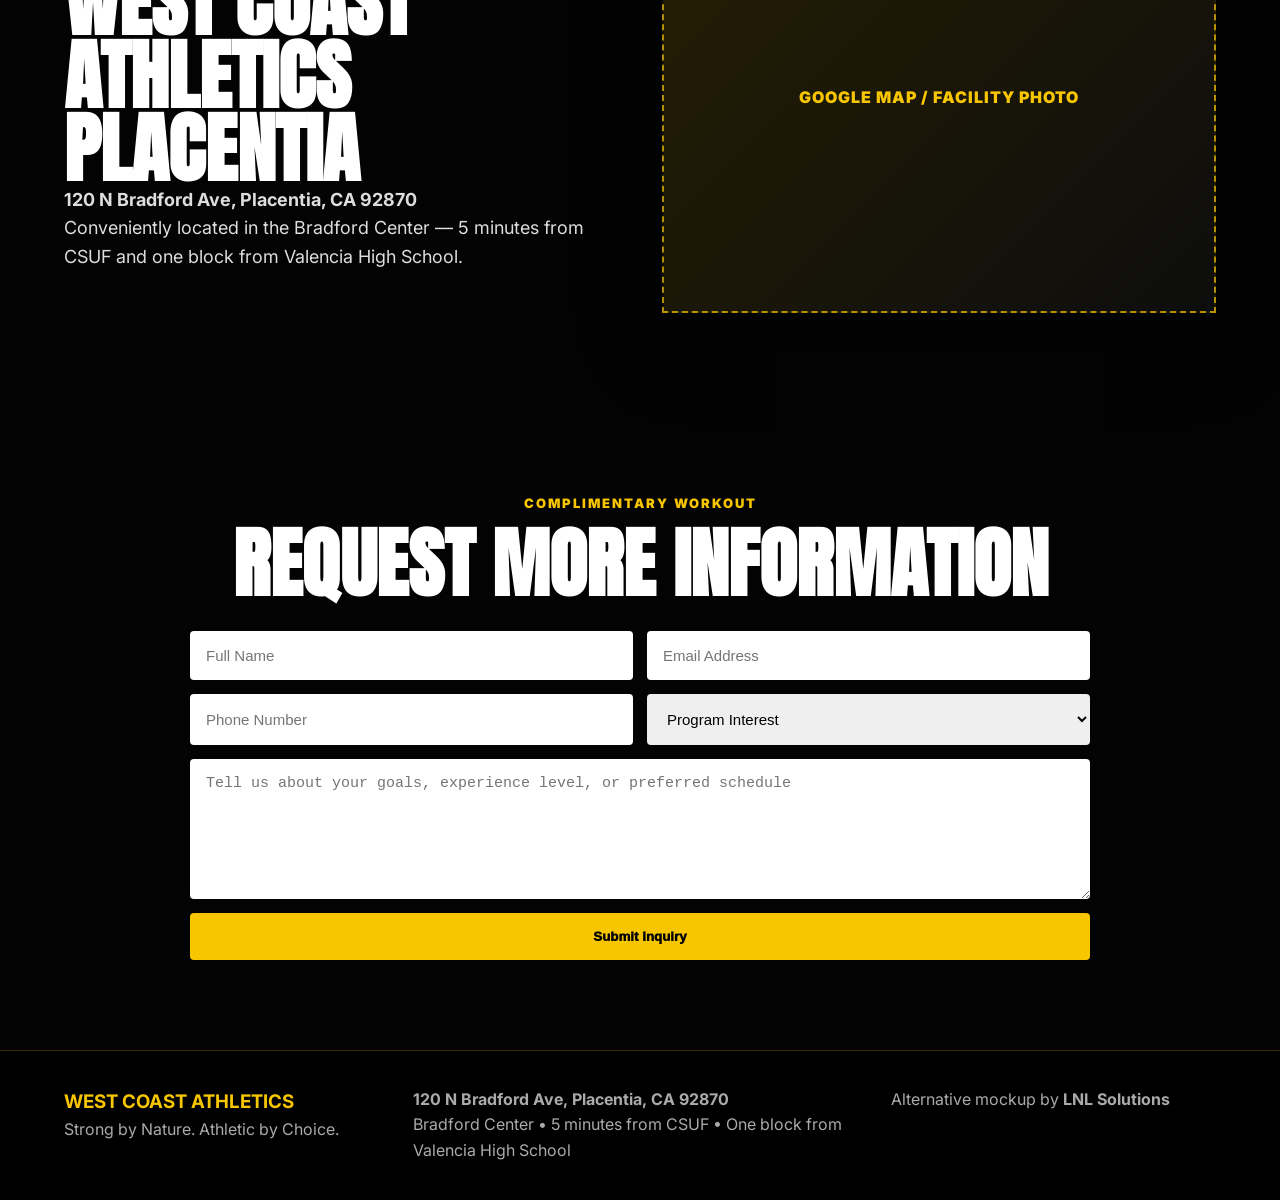
<file: schedule-contact.html>
<!DOCTYPE html>
<html lang="en">
<head>
  <meta charset="UTF-8" />
  <meta name="viewport" content="width=device-width, initial-scale=1.0" />

  <title>West Coast Athletics | Schedule, Contact & Free Workout</title>
  <meta name="description" content="Book a complimentary workout or contact West Coast Athletics in Placentia CA for personal training, martial arts, youth athletics, and performance coaching." />
  <meta name="keywords" content="West Coast Athletics contact, free workout Placentia, boxing schedule, Jiu Jitsu schedule, personal training Placentia" />
  <meta name="author" content="LNL Solutions" />

  <meta property="og:title" content="West Coast Athletics | Schedule, Contact & Free Workout" />
  <meta property="og:description" content="Book a complimentary workout or contact West Coast Athletics in Placentia CA for personal training, martial arts, youth athletics, and performance coaching." />
  <meta property="og:type" content="website" />

  <link rel="preconnect" href="https://fonts.googleapis.com">
  <link rel="preconnect" href="https://fonts.gstatic.com" crossorigin>
  <link href="https://fonts.googleapis.com/css2?family=Anton&family=Inter:wght@400;500;600;700;800;900&display=swap" rel="stylesheet">
  <link rel="stylesheet" href="styles.css" />
</head>
<body>
<header class="fight-nav">
  <a class="brand" href="index.html">
    <span class="brand-box">WCA</span>
    <span>West Coast <b>Athletics</b></span>
  </a>

  <button class="nav-toggle" onclick="toggleMenu()">☰</button>

  <nav id="mainNav">
    <a href="index.html">Home</a>
    <a href="personal-training.html">Personal Training</a>
    <a href="youth-athletics.html">Youth Athletics</a>
    <a href="martial-arts.html">Martial Arts</a>
    <a href="membership.html">Membership</a>
    <a href="schedule-contact.html">Schedule</a>
  </nav>

  <a class="nav-button" href="schedule-contact.html#contact">Free Workout</a>
</header>
<main>
  <section class="contact-hero reveal">
    <div>
      <p class="eyebrow">Schedule + Contact</p>
      <h1>Start Training With WCA.</h1>
      <p>Book a complimentary workout, request program details, schedule a youth assessment, or ask about membership options.</p>
    </div>

    <div class="schedule-box">
      <h2>Schedule Placeholder</h2>
      <p>Personal Training • Youth Athletics • Boxing • Kickboxing • Muay Thai • No-Gi Jiu Jitsu</p>
      <p>[ EMBEDDED CLASS SCHEDULE / BOOKING CALENDAR ]</p>
    </div>
  </section>

  <section id="about" class="coach-profile reveal">
    <div class="coach-image">COACH CHRISTIAN PHOTO</div>
    <div>
      <p class="eyebrow">Owner + Head Coach</p>
      <h2>Christian Wadwa</h2>
      <p>Christian Wadwa is a Nationally Certified Personal Trainer with more than a decade of coaching experience since 2013. He specializes in weight management, corrective exercise, strength and conditioning, athletic performance, and combat sports development.</p>
      <p>A lifelong martial artist, he holds a Brown Belt in Brazilian Jiu Jitsu, is an active Muay Thai and MMA competitor, a USA Boxing Certified Coach, and Head Coach to amateur combat athletes across Southern California.</p>
      <div class="culture-grid">
        <span>Nationally Certified Personal Trainer</span>
        <span>USA Boxing Certified Coach</span>
        <span>Brown Belt in Brazilian Jiu Jitsu</span>
        <span>Active Muay Thai + MMA Competitor</span>
      </div>
    </div>
  </section>

  <section class="split-poster reveal">
    <div>
      <p class="eyebrow">Location</p>
      <h2>West Coast Athletics Placentia</h2>
      <p><strong>120 N Bradford Ave, Placentia, CA 92870</strong></p>
      <p>Conveniently located in the Bradford Center — 5 minutes from CSUF and one block from Valencia High School.</p>
    </div>
    <div class="poster-placeholder">GOOGLE MAP / FACILITY PHOTO</div>
  </section>

  <section id="contact" class="lead-section reveal">
    <p class="eyebrow">Complimentary Workout</p>
    <h2>Request More Information</h2>

    <form name="contact" method="POST" data-netlify="true" class="lead-form">
      <input type="hidden" name="form-name" value="contact" />
      <div class="form-row">
        <input type="text" name="name" placeholder="Full Name" required />
        <input type="email" name="email" placeholder="Email Address" required />
      </div>
      <div class="form-row">
        <input type="tel" name="phone" placeholder="Phone Number" />
        <select name="interest" required>
          <option value="">Program Interest</option>
          <option>Personal Training</option>
          <option>Semi-Private Training</option>
          <option>Youth Athletics</option>
          <option>Sports Performance</option>
          <option>Boxing</option>
          <option>Kickboxing</option>
          <option>Muay Thai</option>
          <option>No-Gi Jiu Jitsu</option>
          <option>Private Training</option>
          <option>Drop-In Session</option>
        </select>
      </div>
      <textarea name="message" placeholder="Tell us about your goals, experience level, or preferred schedule"></textarea>
      <button class="btn gold" type="submit">Submit Inquiry</button>
    </form>
  </section>
</main>
<footer class="footer">
  <div>
    <h3>West Coast Athletics</h3>
    <p>Strong by Nature. Athletic by Choice.</p>
  </div>

  <div>
    <p><strong>120 N Bradford Ave, Placentia, CA 92870</strong></p>
    <p>Bradford Center • 5 minutes from CSUF • One block from Valencia High School</p>
  </div>

  <div>
    <p>Alternative mockup by <strong>LNL Solutions</strong></p>
  </div>
</footer>

<a class="sticky-cta" href="schedule-contact.html#contact">Book Free Workout</a>
<script src="script.js"></script>
</body>
</html>
</file>
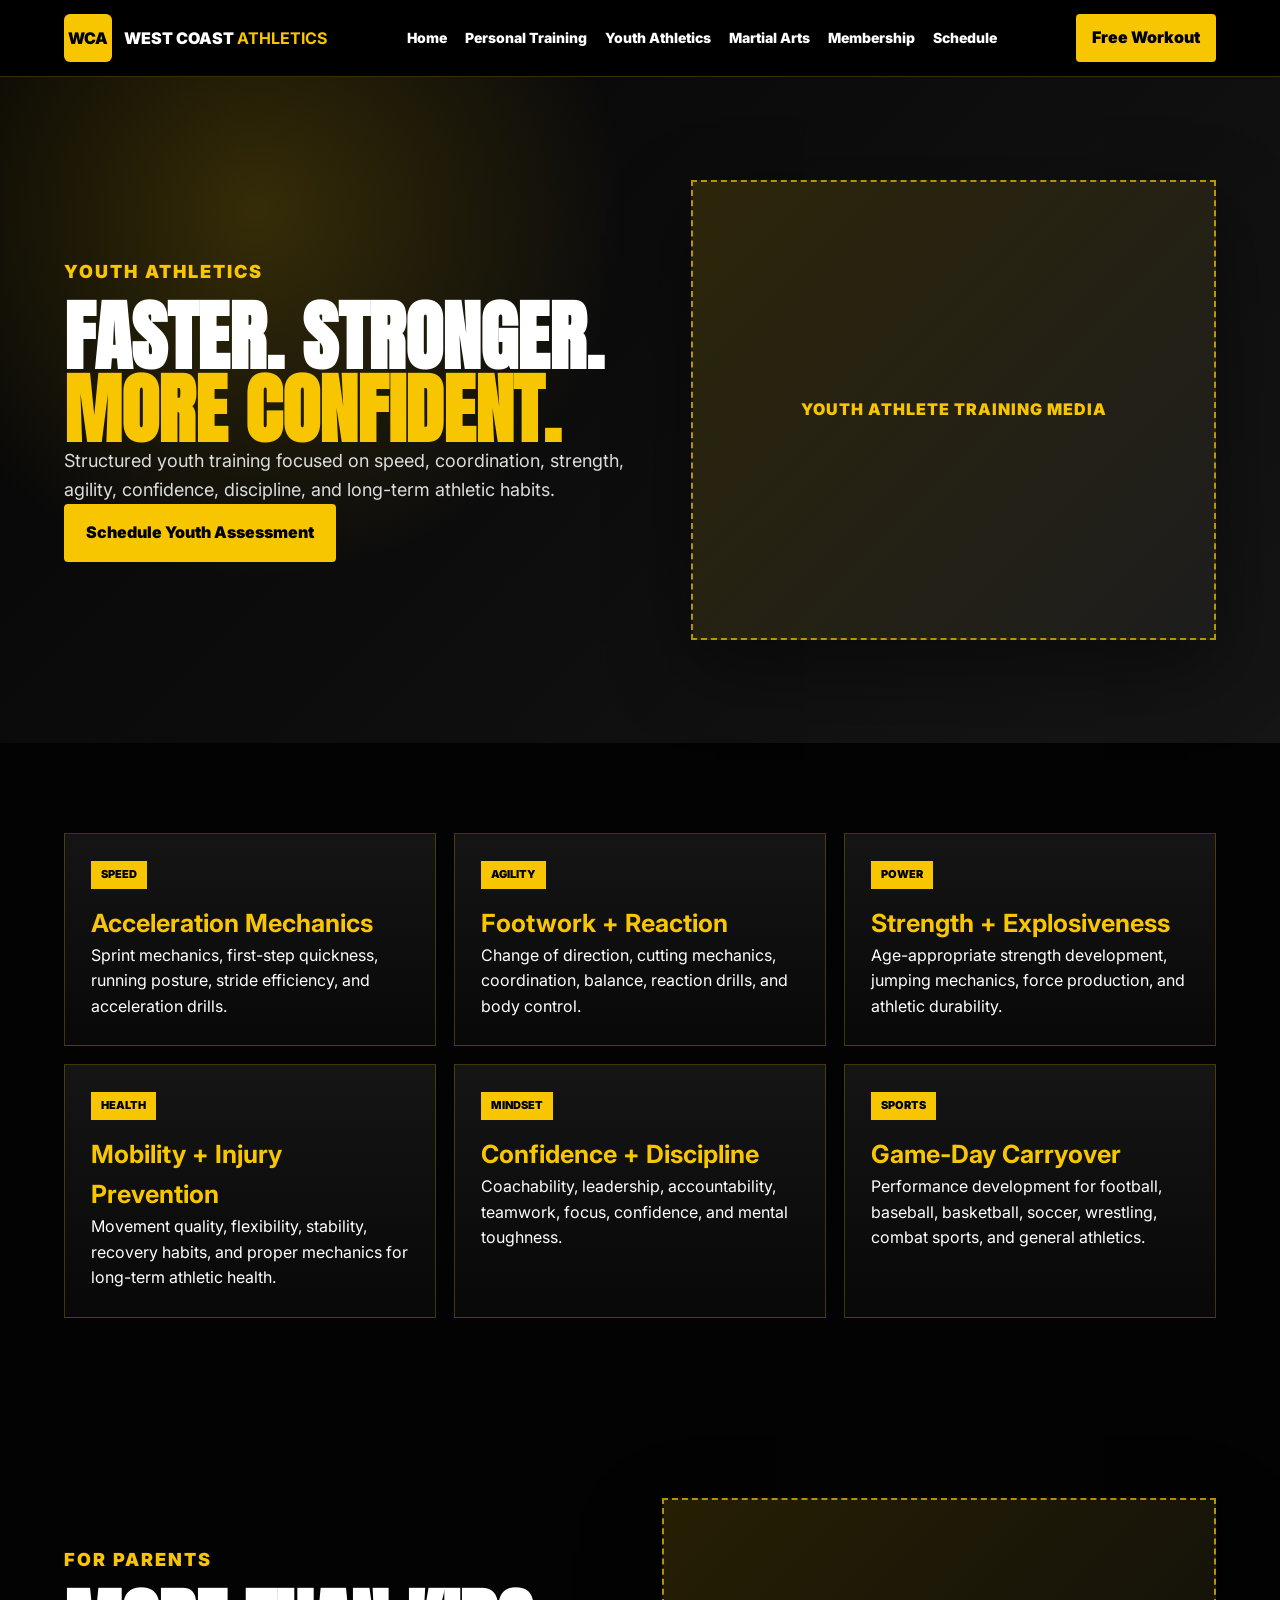
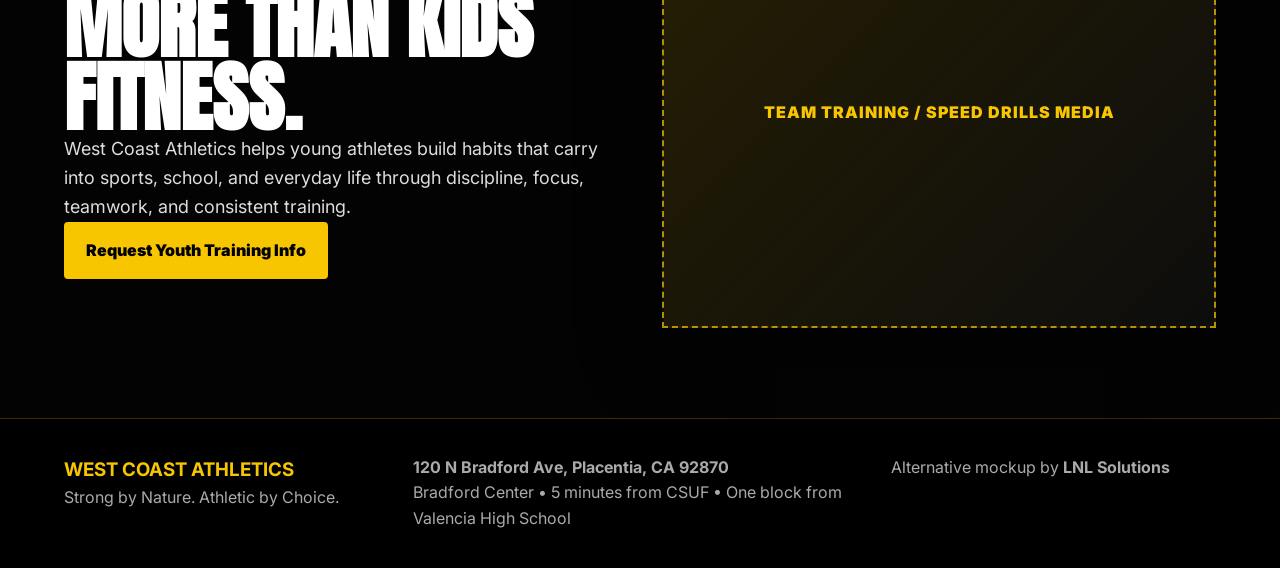
<file: youth-athletics.html>
<!DOCTYPE html>
<html lang="en">
<head>
  <meta charset="UTF-8" />
  <meta name="viewport" content="width=device-width, initial-scale=1.0" />

  <title>West Coast Athletics | Youth Athletic Training in Orange County</title>
  <meta name="description" content="Youth athletic training in Orange County focused on speed, agility, strength, explosiveness, coordination, confidence, discipline, and injury prevention." />
  <meta name="keywords" content="youth athletics Orange County, speed training Placentia, youth strength, agility training, sports performance, kids fitness" />
  <meta name="author" content="LNL Solutions" />

  <meta property="og:title" content="West Coast Athletics | Youth Athletic Training in Orange County" />
  <meta property="og:description" content="Youth athletic training in Orange County focused on speed, agility, strength, explosiveness, coordination, confidence, discipline, and injury prevention." />
  <meta property="og:type" content="website" />

  <link rel="preconnect" href="https://fonts.googleapis.com">
  <link rel="preconnect" href="https://fonts.gstatic.com" crossorigin>
  <link href="https://fonts.googleapis.com/css2?family=Anton&family=Inter:wght@400;500;600;700;800;900&display=swap" rel="stylesheet">
  <link rel="stylesheet" href="styles.css" />
</head>
<body>
<header class="fight-nav">
  <a class="brand" href="index.html">
    <span class="brand-box">WCA</span>
    <span>West Coast <b>Athletics</b></span>
  </a>

  <button class="nav-toggle" onclick="toggleMenu()">☰</button>

  <nav id="mainNav">
    <a href="index.html">Home</a>
    <a href="personal-training.html">Personal Training</a>
    <a href="youth-athletics.html">Youth Athletics</a>
    <a href="martial-arts.html">Martial Arts</a>
    <a href="membership.html">Membership</a>
    <a href="schedule-contact.html">Schedule</a>
  </nav>

  <a class="nav-button" href="schedule-contact.html#contact">Free Workout</a>
</header>
<main>
  <section class="inner-hero reveal">
    <div>
      <p class="eyebrow">Youth Athletics</p>
      <h1>Faster. Stronger.<br><span>More Confident.</span></h1>
      <p>Structured youth training focused on speed, coordination, strength, agility, confidence, discipline, and long-term athletic habits.</p>
      <a class="btn gold" href="schedule-contact.html#contact">Schedule Youth Assessment</a>
    </div>
    <div class="inner-media">YOUTH ATHLETE TRAINING MEDIA</div>
  </section>

  <section class="academy-grid reveal">
    <div><span>Speed</span><h3>Acceleration Mechanics</h3><p>Sprint mechanics, first-step quickness, running posture, stride efficiency, and acceleration drills.</p></div>
    <div><span>Agility</span><h3>Footwork + Reaction</h3><p>Change of direction, cutting mechanics, coordination, balance, reaction drills, and body control.</p></div>
    <div><span>Power</span><h3>Strength + Explosiveness</h3><p>Age-appropriate strength development, jumping mechanics, force production, and athletic durability.</p></div>
    <div><span>Health</span><h3>Mobility + Injury Prevention</h3><p>Movement quality, flexibility, stability, recovery habits, and proper mechanics for long-term athletic health.</p></div>
    <div><span>Mindset</span><h3>Confidence + Discipline</h3><p>Coachability, leadership, accountability, teamwork, focus, confidence, and mental toughness.</p></div>
    <div><span>Sports</span><h3>Game-Day Carryover</h3><p>Performance development for football, baseball, basketball, soccer, wrestling, combat sports, and general athletics.</p></div>
  </section>

  <section class="split-poster reveal">
    <div>
      <p class="eyebrow">For Parents</p>
      <h2>More Than Kids Fitness.</h2>
      <p>West Coast Athletics helps young athletes build habits that carry into sports, school, and everyday life through discipline, focus, teamwork, and consistent training.</p>
      <a class="btn gold" href="schedule-contact.html#contact">Request Youth Training Info</a>
    </div>
    <div class="poster-placeholder">TEAM TRAINING / SPEED DRILLS MEDIA</div>
  </section>
</main>
<footer class="footer">
  <div>
    <h3>West Coast Athletics</h3>
    <p>Strong by Nature. Athletic by Choice.</p>
  </div>

  <div>
    <p><strong>120 N Bradford Ave, Placentia, CA 92870</strong></p>
    <p>Bradford Center • 5 minutes from CSUF • One block from Valencia High School</p>
  </div>

  <div>
    <p>Alternative mockup by <strong>LNL Solutions</strong></p>
  </div>
</footer>

<a class="sticky-cta" href="schedule-contact.html#contact">Book Free Workout</a>
<script src="script.js"></script>
</body>
</html>
</file>
<file: styles.css>
*{box-sizing:border-box;margin:0;padding:0}
:root{--gold:#f7c600;--black:#030303;--dark:#0b0b0b;--white:#fff;--muted:#c8c8c8;--line:rgba(247,198,0,.24)}
html{scroll-behavior:smooth;scroll-padding-top:96px}
body{font-family:Inter,Arial,sans-serif;background:var(--black);color:var(--white);line-height:1.6;overflow-x:hidden}
a{text-decoration:none;color:inherit}
.fight-nav{position:sticky;top:0;z-index:100;display:flex;align-items:center;justify-content:space-between;gap:18px;padding:14px 5%;background:rgba(0,0,0,.92);backdrop-filter:blur(18px);border-bottom:1px solid var(--line)}
.brand{display:flex;align-items:center;gap:12px;text-transform:uppercase;font-weight:900;line-height:1.05}.brand b{color:var(--gold)}.brand-box{display:grid;place-items:center;width:48px;height:48px;background:var(--gold);color:#000;border-radius:6px;font-weight:950}
#mainNav{display:flex;gap:18px;font-size:14px;font-weight:850}#mainNav a:hover{color:var(--gold)}
.nav-button{background:var(--gold);color:#000;padding:11px 16px;border-radius:4px;font-weight:950}.nav-toggle{display:none;background:var(--gold);border:0;padding:9px 12px;border-radius:4px;font-size:20px}
.poster-hero{position:relative;min-height:92vh;display:grid;grid-template-columns:1.05fr .95fr;overflow:hidden;background:radial-gradient(circle at 22% 25%,rgba(247,198,0,.22),transparent 32%),linear-gradient(135deg,#020202,#151515)}
.vertical-word{position:absolute;left:-42px;top:50%;transform:translateY(-50%) rotate(-90deg);font-family:Anton;font-size:clamp(70px,13vw,180px);letter-spacing:6px;color:rgba(255,255,255,.035);pointer-events:none}
.poster-copy{padding:110px 8%;display:flex;flex-direction:column;justify-content:center;position:relative;z-index:2}.poster-copy h1{font-family:Anton;font-size:clamp(62px,10vw,132px);text-transform:uppercase;line-height:.9}.poster-copy h1 span,.poster-copy h2 span{color:var(--gold)}
.tagline{font-size:28px;font-weight:950;color:var(--gold);margin:16px 0}.hero-text,.poster-copy p,.inner-hero p,.split-poster p,.coach-poster p,.final-cta p,.membership-hero p,.contact-hero p{color:#ddd;max-width:760px;font-size:18px}
.eyebrow{color:var(--gold)!important;text-transform:uppercase;letter-spacing:2px;font-size:13px;font-weight:950;margin-bottom:14px}
.poster-media,.inner-media,.campaign-media,.coach-image,.coach-poster .coach-image,.poster-placeholder,.fight-list article>div,.schedule-box{border:2px dashed rgba(247,198,0,.7);background:linear-gradient(135deg,rgba(247,198,0,.14),rgba(255,255,255,.04));display:flex;align-items:center;justify-content:center;text-align:center;color:var(--gold);font-weight:950;letter-spacing:1px;box-shadow:0 28px 75px rgba(0,0,0,.45)}
.poster-media{min-height:92vh}.button-row{display:flex;gap:14px;flex-wrap:wrap;margin-top:28px}
.btn{display:inline-flex;align-items:center;justify-content:center;border:2px solid var(--gold);padding:14px 20px;font-weight:950;border-radius:4px;transition:.25s}.btn:hover{transform:translateY(-4px);box-shadow:0 0 34px rgba(247,198,0,.28)}.btn.gold{background:var(--gold);color:#000}.btn.dark{color:var(--gold);background:transparent}
.marquee-strip{display:flex;gap:34px;overflow:hidden;white-space:nowrap;padding:18px 5%;border-top:1px solid var(--line);border-bottom:1px solid var(--line);background:#090909;color:var(--gold);font-family:Anton;text-transform:uppercase;font-size:24px;letter-spacing:1px}
.campaign-section,.stacked-details,.academy-grid,.fight-list,.membership-paths,.lead-section{padding:90px 5%}.section-title{text-align:center;margin-bottom:50px}.section-title h2,.culture-block h2,.coach-poster h2,.final-cta h2,.inner-hero h1,.split-poster h2,.membership-hero h1,.contact-hero h1,.lead-section h2,.coach-profile h2{font-family:Anton;text-transform:uppercase;line-height:.95;font-size:clamp(42px,6vw,86px)}
.campaign-row{display:grid;grid-template-columns:.9fr 1.1fr;gap:36px;align-items:center;margin-bottom:34px;background:linear-gradient(90deg,#101010,#060606);border:1px solid var(--line);padding:24px}.campaign-row.reverse{direction:rtl}.campaign-row.reverse>*{direction:ltr}.campaign-media{min-height:330px}.campaign-copy span,.stacked-details span,.academy-grid span,.fight-list span,.membership-paths span{display:inline-block;background:var(--gold);color:#000;padding:5px 10px;font-weight:950;text-transform:uppercase;font-size:11px;margin-bottom:14px}.campaign-copy h3{font-family:Anton;font-size:54px;text-transform:uppercase;color:var(--gold)}.campaign-copy a{display:inline-block;margin-top:18px;color:var(--gold);font-weight:950}
.culture-block{padding:90px 5%;display:grid;grid-template-columns:1fr 1fr;gap:44px;background:#fff;color:#050505}.culture-block p,.coach-profile p{color:#333}.culture-grid{display:grid;grid-template-columns:1fr 1fr;gap:12px}.culture-grid span{border:1px solid var(--line);padding:14px;background:rgba(0,0,0,.04);font-weight:850}
.coach-poster,.coach-profile{display:grid;grid-template-columns:.9fr 1.1fr;gap:44px;align-items:center;padding:90px 5%;background:#fff;color:#050505}.coach-poster p{color:#333}.coach-image{min-height:470px}
.final-cta{text-align:center;margin:70px 5%;padding:70px 5%;border:1px solid var(--line);background:radial-gradient(circle,rgba(247,198,0,.26),transparent 55%),#090909}.final-cta p{margin:0 auto 28px}
.inner-hero,.contact-hero{min-height:74vh;padding:90px 5%;display:grid;grid-template-columns:1fr .9fr;gap:44px;align-items:center;background:radial-gradient(circle at 20% 20%,rgba(247,198,0,.19),transparent 32%),linear-gradient(135deg,#050505,#151515)}.inner-hero h1 span{color:var(--gold)}.inner-media{min-height:460px}
.stacked-details{display:grid;gap:18px}.stacked-details article{border-top:1px solid var(--line);padding:34px 0}.stacked-details h2{font-family:Anton;text-transform:uppercase;font-size:54px;color:var(--gold)}
.split-poster{padding:90px 5%;display:grid;grid-template-columns:1fr 1fr;gap:44px;align-items:center}.poster-placeholder{min-height:430px}.academy-grid{display:grid;grid-template-columns:repeat(3,1fr);gap:18px}.academy-grid div,.membership-paths article{background:linear-gradient(180deg,#151515,#080808);border:1px solid var(--line);padding:26px}.academy-grid h3{color:var(--gold);font-size:25px}
.fight-list{display:grid;gap:22px}.fight-list article{display:grid;grid-template-columns:.8fr 1.2fr;gap:28px;align-items:center;border:1px solid var(--line);padding:22px;background:linear-gradient(90deg,#101010,#060606)}.fight-list article>div{min-height:230px}.fight-list h2{font-family:Anton;text-transform:uppercase;font-size:58px;color:var(--gold)}
.membership-hero{text-align:center;padding:110px 5%;background:radial-gradient(circle,rgba(247,198,0,.2),transparent 46%),#070707}.membership-hero p{margin:0 auto}.membership-paths{display:grid;grid-template-columns:repeat(3,1fr);gap:22px}.membership-paths h2{font-family:Anton;font-size:48px;color:var(--gold)}.membership-paths ul{padding-left:18px;margin:18px 0;color:#ddd}.membership-paths .highlight{border-color:var(--gold);transform:scale(1.04);box-shadow:0 0 45px rgba(247,198,0,.18)}
.schedule-box{min-height:320px;flex-direction:column;padding:32px}.schedule-box h2{font-family:Anton;color:var(--gold);font-size:42px}.lead-section{text-align:center}.lead-form{max-width:900px;margin:30px auto 0;display:grid;gap:14px}.form-row{display:grid;grid-template-columns:1fr 1fr;gap:14px}input,select,textarea{padding:16px;border:0;border-radius:4px;font-size:15px}textarea{min-height:140px}
.footer{display:grid;grid-template-columns:1fr 1.4fr 1fr;gap:24px;padding:36px 5%;background:#000;border-top:1px solid var(--line);color:#aaa}.footer h3{color:var(--gold);text-transform:uppercase}.reveal{opacity:0;transform:translateY(28px);transition:.7s ease}.reveal.visible{opacity:1;transform:none}.sticky-cta{display:none}
@media(max-width:1000px){#mainNav{gap:10px;font-size:12px}.nav-button{display:none}.academy-grid,.membership-paths{grid-template-columns:1fr 1fr}}
@media(max-width:820px){.poster-hero,.inner-hero,.campaign-row,.culture-block,.coach-poster,.split-poster,.fight-list article,.contact-hero,.coach-profile{grid-template-columns:1fr}.poster-media{min-height:330px;margin:0 5% 45px}.poster-copy{padding:80px 5% 30px}.academy-grid,.membership-paths,.culture-grid,.form-row{grid-template-columns:1fr}.campaign-row.reverse{direction:ltr}.nav-toggle{display:block}#mainNav{display:none;position:absolute;top:76px;left:0;width:100%;background:#050505;flex-direction:column;padding:24px 5%;border-bottom:1px solid var(--line)}#mainNav.active{display:flex}.poster-copy h1{font-size:58px}.button-row{flex-direction:column}.btn{width:100%}.footer{grid-template-columns:1fr;text-align:center}.sticky-cta{display:block;position:fixed;z-index:200;left:16px;right:16px;bottom:14px;background:var(--gold);color:#000;text-align:center;padding:14px;border-radius:4px;font-weight:950}body{padding-bottom:70px}}
</file>
